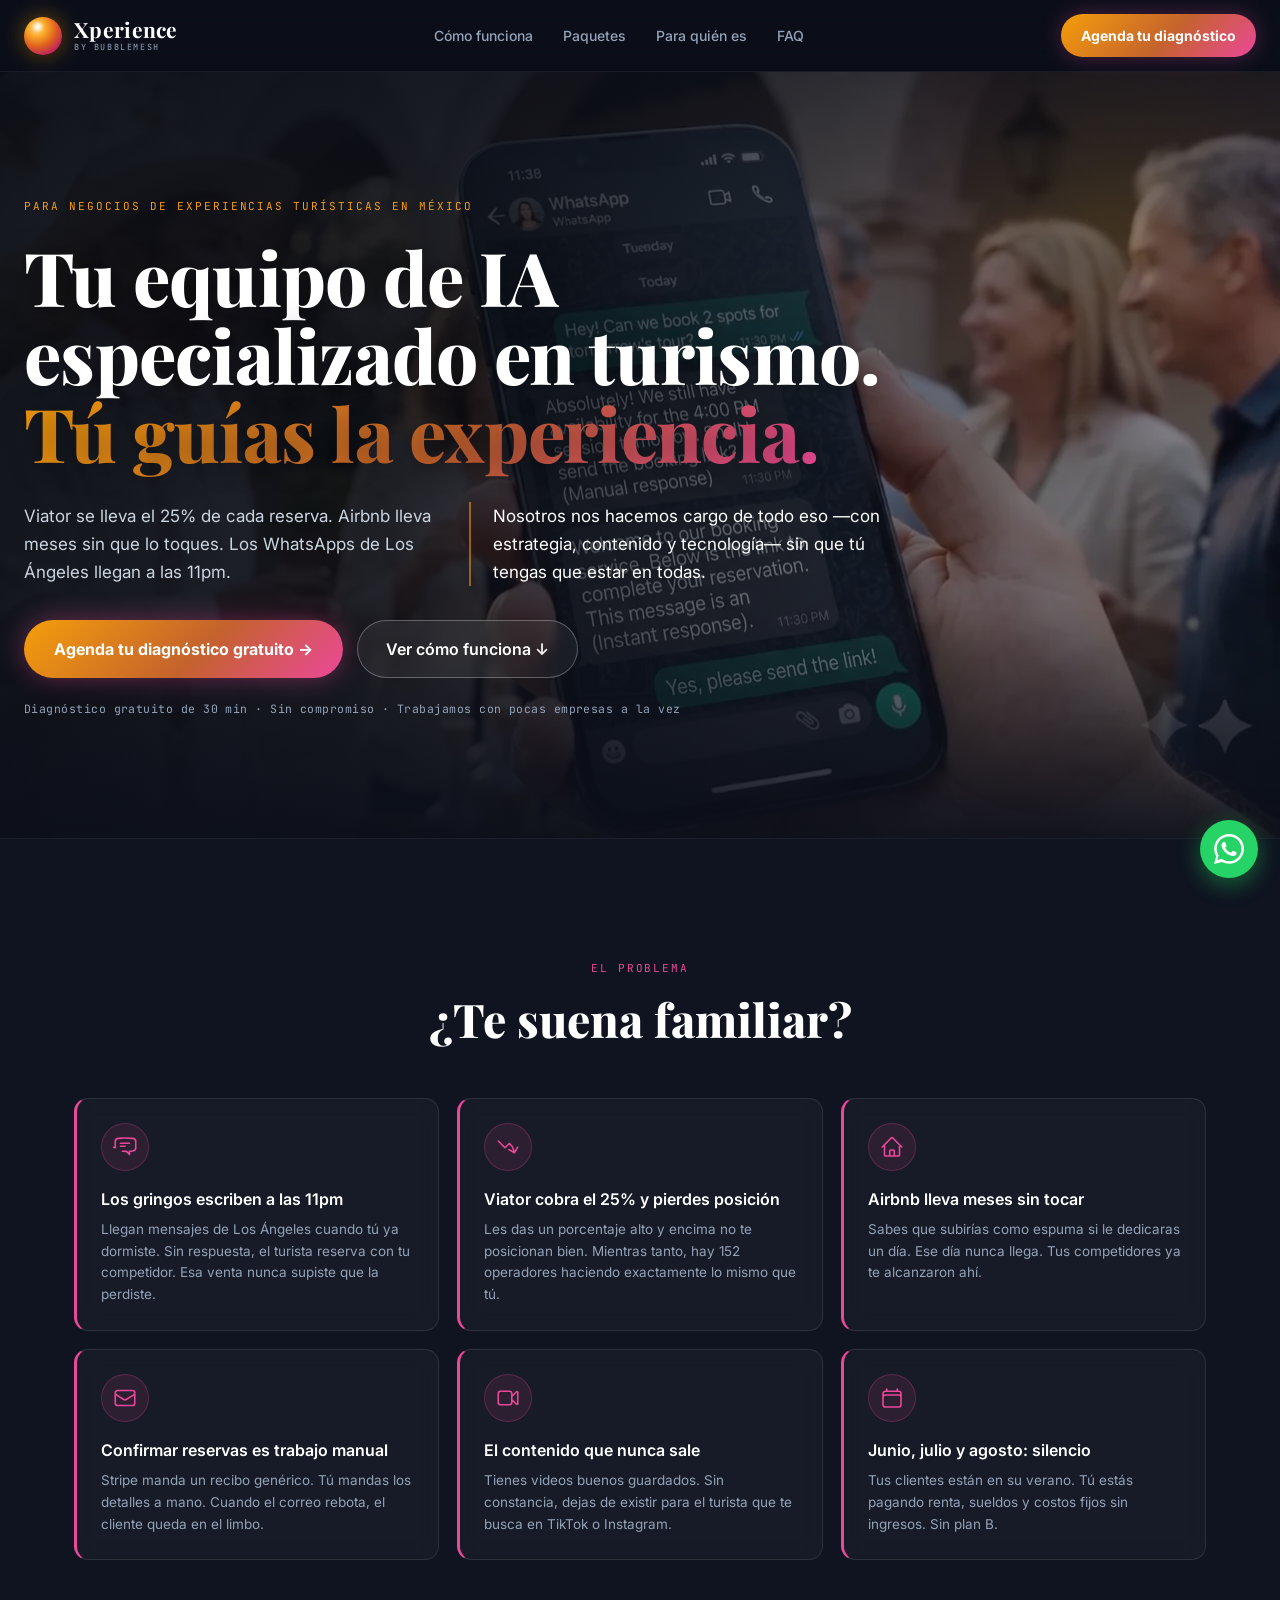
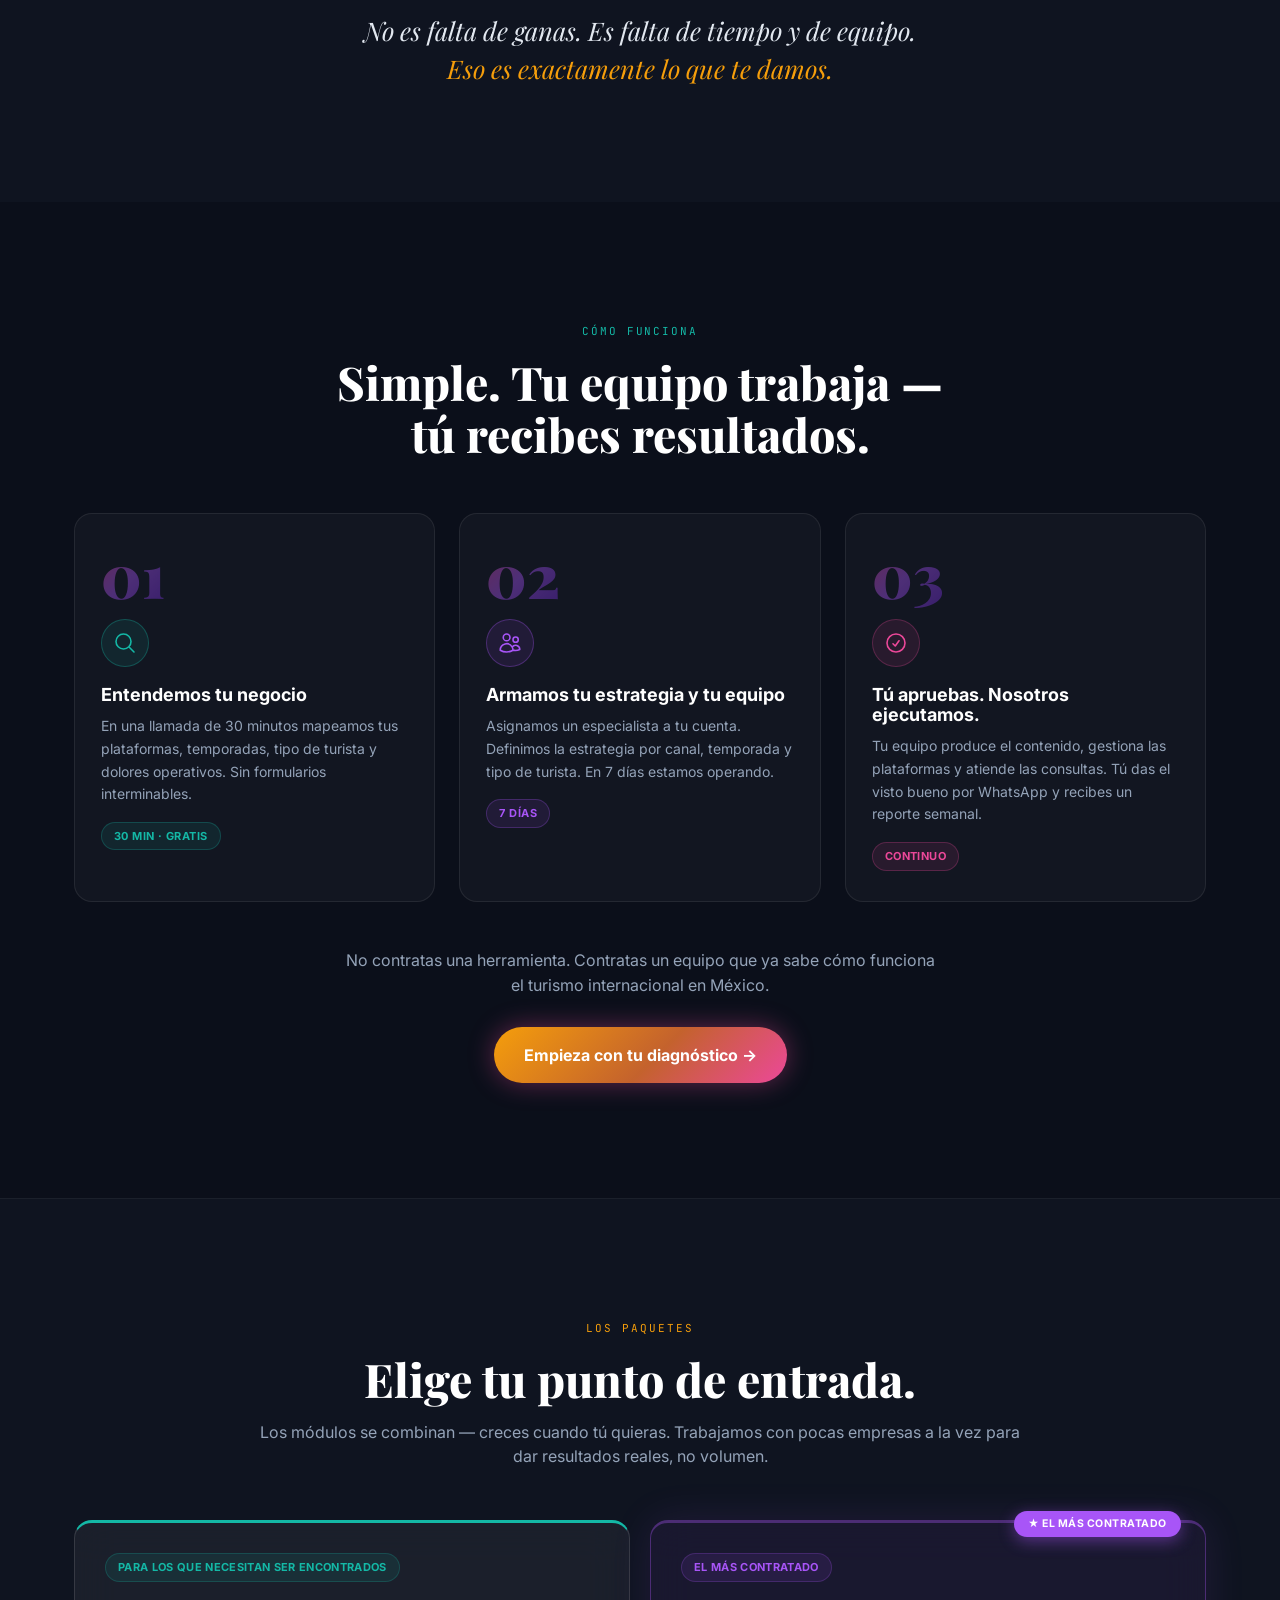
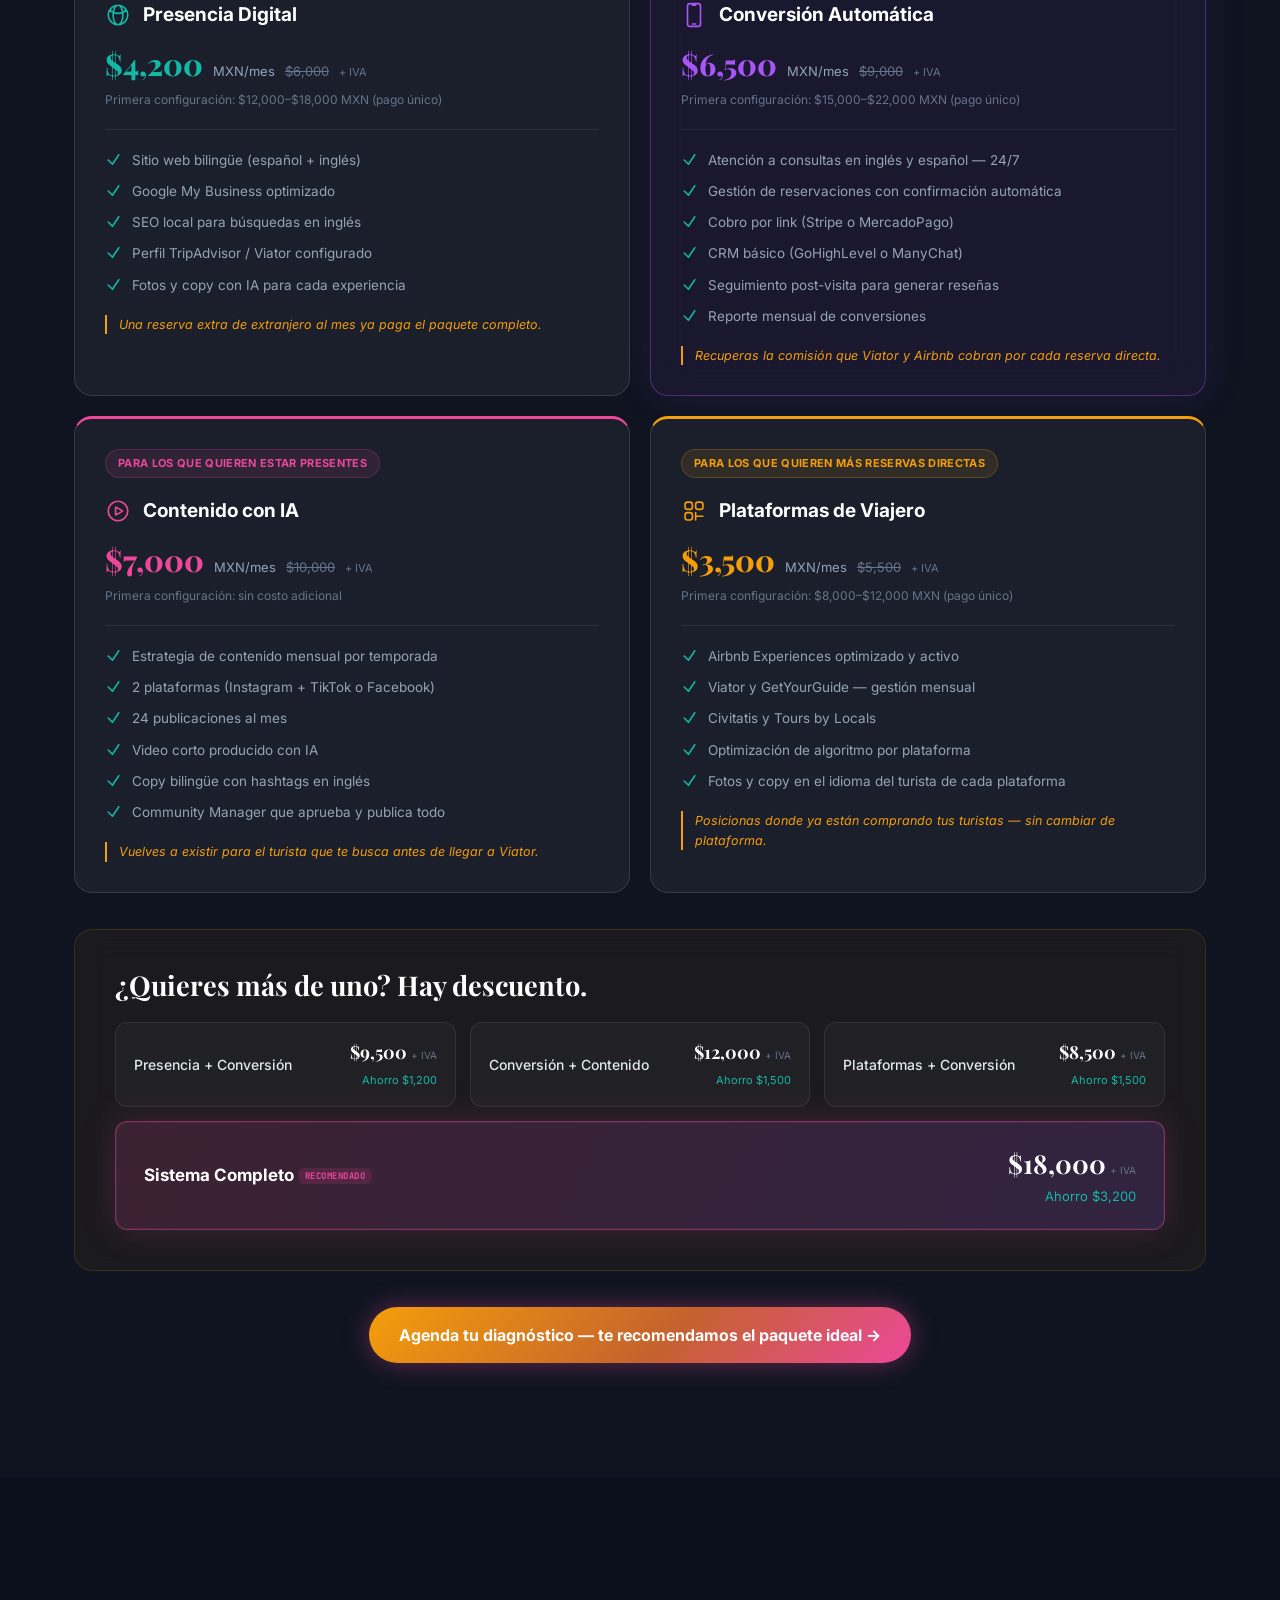
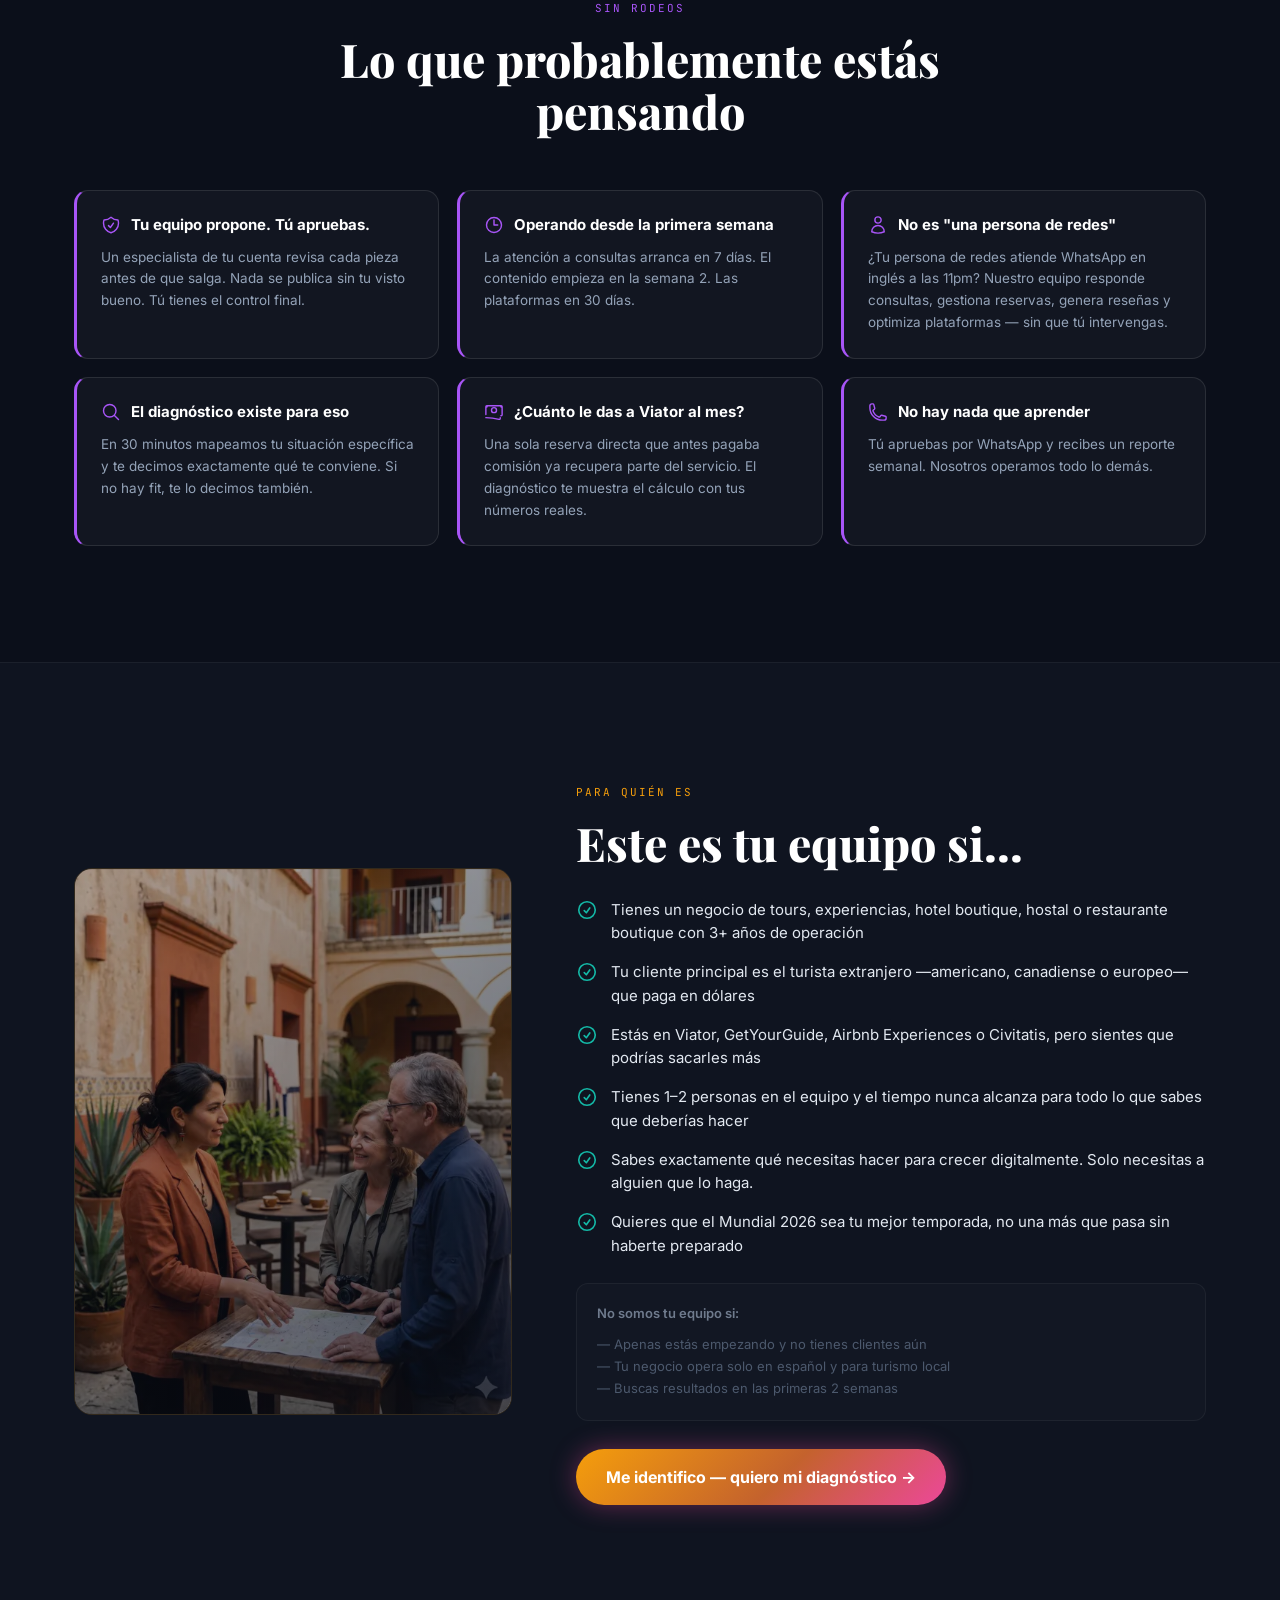
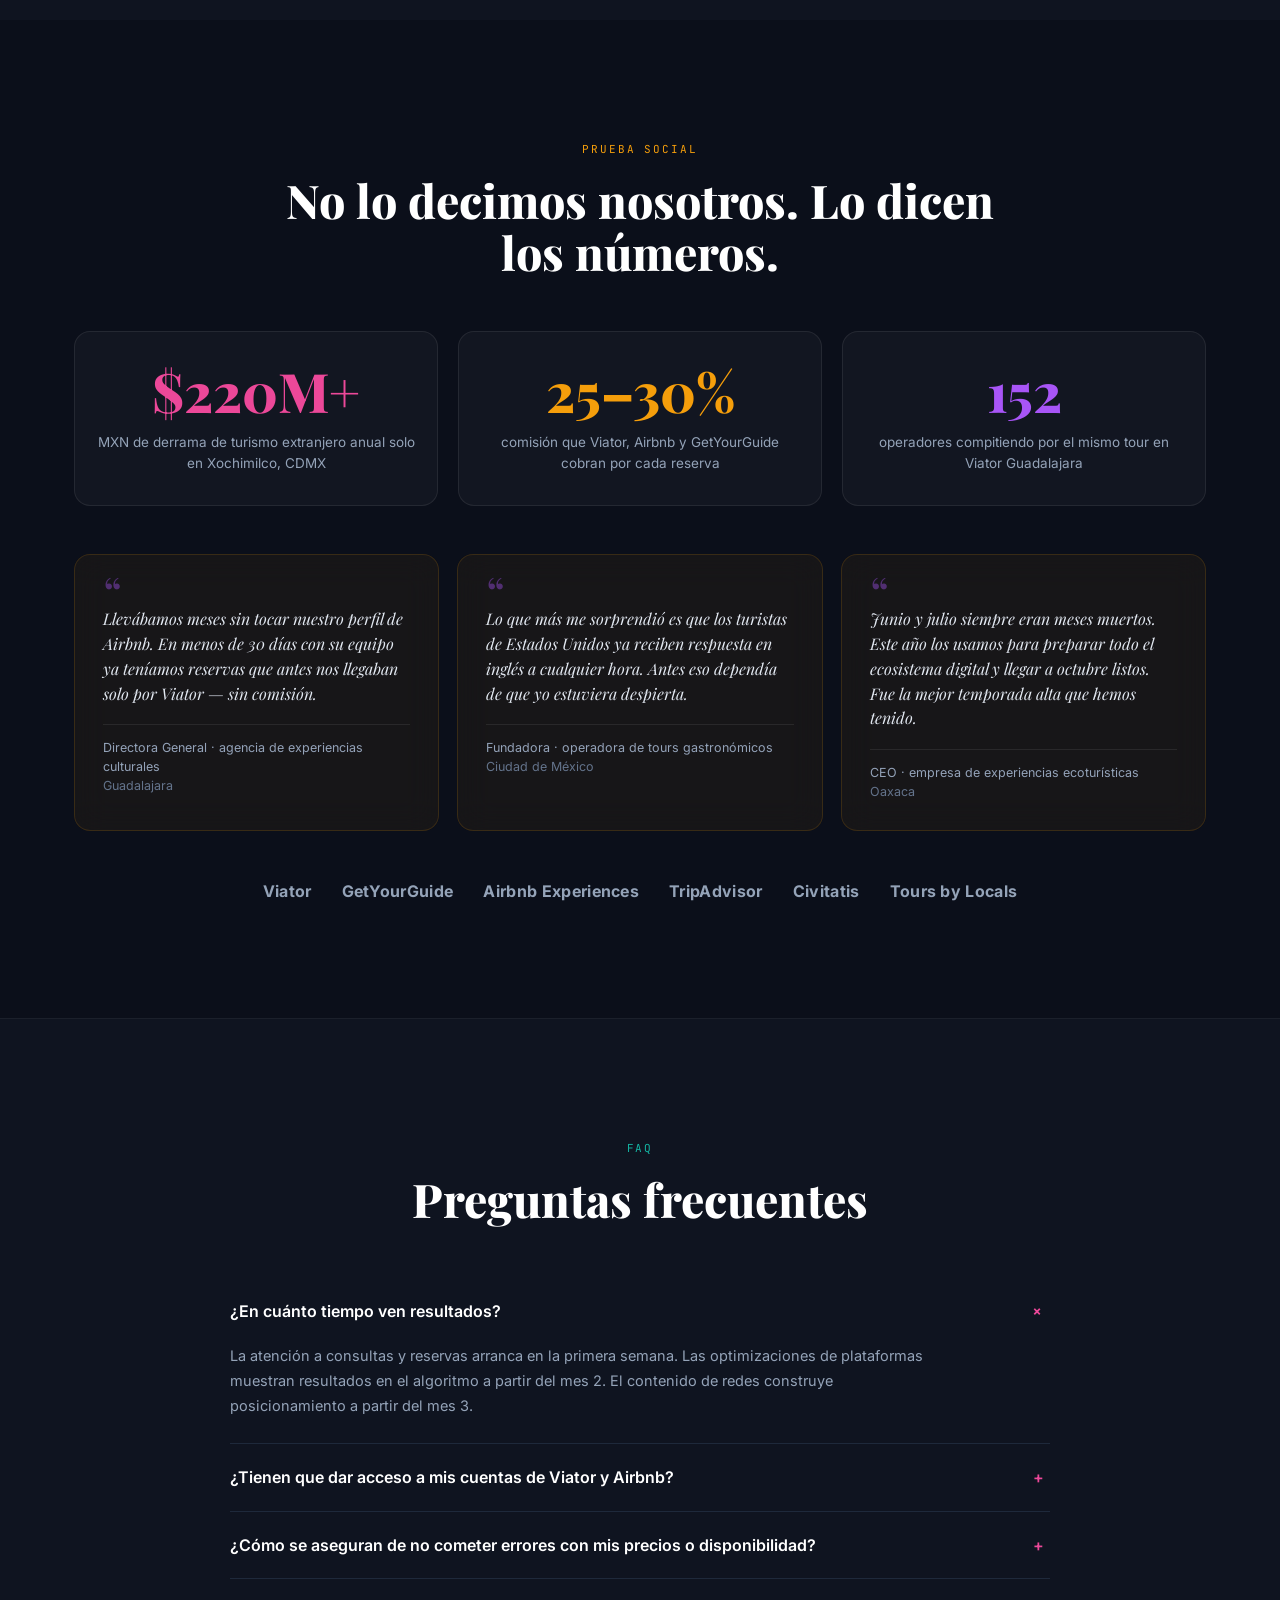
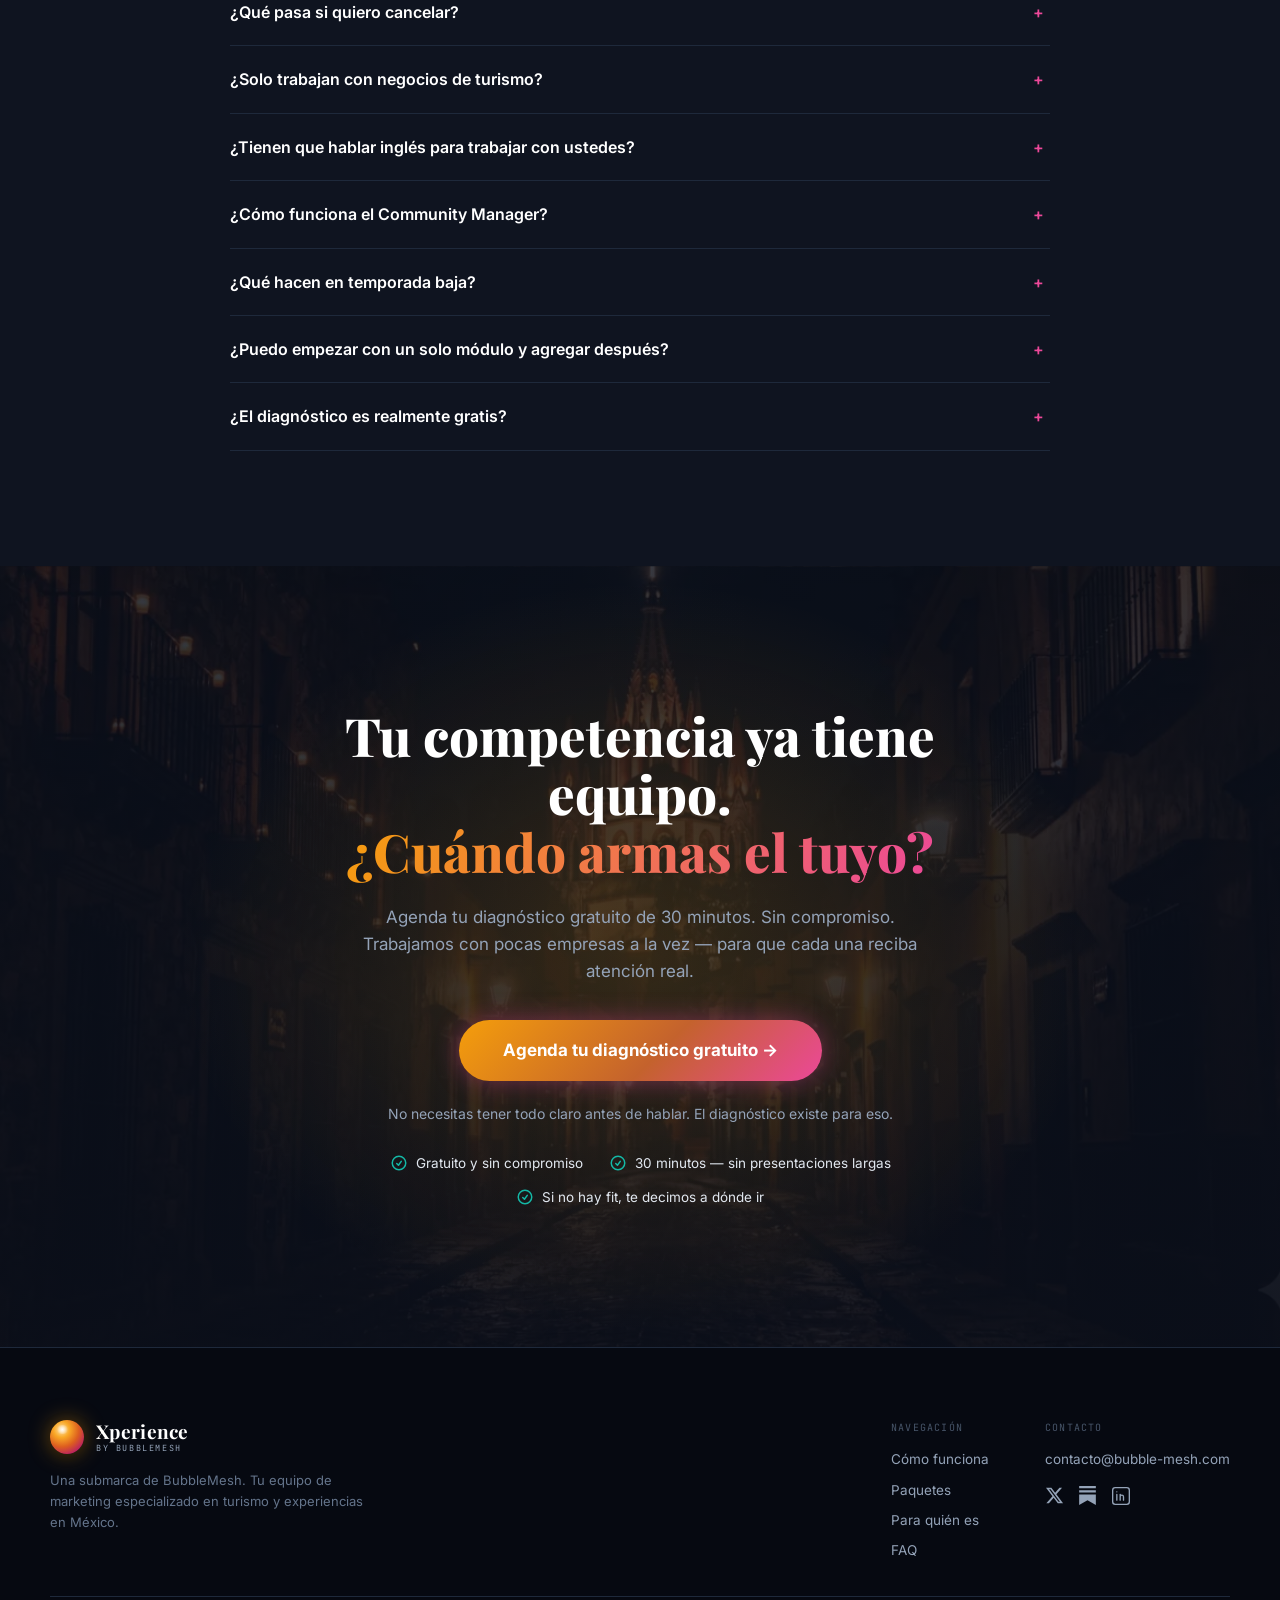
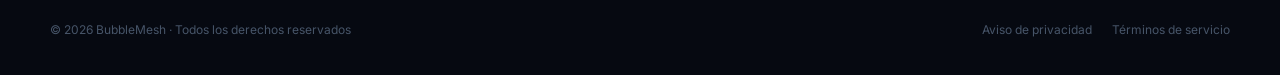
<file: index.html>
<!DOCTYPE html>
<html lang="es">
<head>
<meta charset="utf-8">
<meta name="viewport" content="width=device-width, initial-scale=1">
<meta name="theme-color" content="#0B0F1A">

<!-- ===== SEO primario ===== -->
<title>BubbleMesh Xperience — Tu equipo de marketing para experiencias turísticas en México</title>
<meta name="description" content="Equipo de marketing especializado en turismo que gestiona tu presencia digital, optimiza Viator, Airbnb y GetYourGuide, y convierte turistas extranjeros — mientras tú guías la experiencia. Diagnóstico gratuito de 30 min.">
<meta name="keywords" content="marketing turismo México, agencia marketing experiencias turísticas, optimizar Viator Airbnb, presencia digital turismo, gestión redes sociales turismo, marketing receptivo México, Mundial 2026 turismo">
<meta name="author" content="BubbleMesh">
<meta name="robots" content="index, follow, max-image-preview:large">
<link rel="canonical" href="https://xperience.bubble-mesh.com/">

<!-- ===== Open Graph ===== -->
<meta property="og:type" content="website">
<meta property="og:site_name" content="BubbleMesh Xperience">
<meta property="og:title" content="BubbleMesh Xperience — Tu equipo de marketing en turismo">
<meta property="og:description" content="Gestionamos tu presencia digital, tus plataformas y tu conversión. Tú guías la experiencia. Diagnóstico gratuito de 30 minutos.">
<meta property="og:url" content="https://xperience.bubble-mesh.com/">
<meta property="og:locale" content="es_MX">
<meta property="og:image" content="https://xperience.bubble-mesh.com/assets/img/og-image.jpg">
<meta property="og:image:width" content="1200">
<meta property="og:image:height" content="630">
<meta property="og:image:alt" content="Turistas extranjeros disfrutando una experiencia en México">

<!-- ===== Twitter ===== -->
<meta name="twitter:card" content="summary_large_image">
<meta name="twitter:title" content="BubbleMesh Xperience — Tu equipo de marketing en turismo">
<meta name="twitter:description" content="Gestionamos tu presencia digital, tus plataformas y tu conversión. Tú guías la experiencia.">
<meta name="twitter:image" content="https://xperience.bubble-mesh.com/assets/img/og-image.jpg">

<!-- ===== Iconos ===== -->
<link rel="icon" href="favicon.svg" type="image/svg+xml">
<link rel="icon" href="favicon-32.png" sizes="32x32" type="image/png">
<link rel="apple-touch-icon" href="assets/logo/apple-touch-icon.png">
<link rel="manifest" href="site.webmanifest">

<!-- ===== Fuentes ===== -->
<link rel="preconnect" href="https://fonts.googleapis.com">
<link rel="preconnect" href="https://fonts.gstatic.com" crossorigin>
<link href="https://fonts.googleapis.com/css2?family=Playfair+Display:ital,wght@0,700;0,800;0,900;1,700&family=Inter:wght@400;500;600;700;800&family=JetBrains+Mono:wght@400;500&display=swap" rel="stylesheet">

<link rel="stylesheet" href="css/styles.css">

<!-- ===== Datos estructurados (JSON-LD) ===== -->
<script type="application/ld+json">
{
  "@context": "https://schema.org",
  "@type": "ProfessionalService",
  "name": "BubbleMesh Xperience",
  "description": "Equipo de marketing especializado en turismo, experiencias y entretenimiento en México. Gestión de presencia digital, plataformas de viajero (Viator, Airbnb, GetYourGuide) y conversión.",
  "url": "https://xperience.bubble-mesh.com/",
  "logo": "https://xperience.bubble-mesh.com/assets/logo/logo-xperience.png",
  "image": "https://xperience.bubble-mesh.com/assets/img/og-image.jpg",
  "email": "contacto@bubble-mesh.com",
  "parentOrganization": { "@type": "Organization", "name": "BubbleMesh" },
  "areaServed": { "@type": "Country", "name": "México" },
  "knowsLanguage": ["es", "en"],
  "serviceType": "Marketing digital para turismo y experiencias",
  "offers": [
    { "@type": "Offer", "name": "Presencia Digital", "price": "4200", "priceCurrency": "MXN" },
    { "@type": "Offer", "name": "Conversión Automática", "price": "6500", "priceCurrency": "MXN" },
    { "@type": "Offer", "name": "Contenido con IA", "price": "7000", "priceCurrency": "MXN" },
    { "@type": "Offer", "name": "Plataformas de Viajero", "price": "3500", "priceCurrency": "MXN" }
  ]
}
</script>
<script type="application/ld+json">
{
  "@context": "https://schema.org",
  "@type": "FAQPage",
  "mainEntity": [
    {"@type":"Question","name":"¿En cuánto tiempo ven resultados?","acceptedAnswer":{"@type":"Answer","text":"La atención a consultas y reservas arranca en la primera semana. Las optimizaciones de plataformas muestran resultados en el algoritmo a partir del mes 2. El contenido de redes construye posicionamiento a partir del mes 3."}},
    {"@type":"Question","name":"¿Tienen que dar acceso a mis cuentas de Viator y Airbnb?","acceptedAnswer":{"@type":"Answer","text":"Sí. Necesitamos acceso editor a las plataformas donde operamos. Nunca compartimos credenciales con terceros y firmamos un acuerdo de confidencialidad antes de empezar."}},
    {"@type":"Question","name":"¿Cómo se aseguran de no cometer errores con mis precios o disponibilidad?","acceptedAnswer":{"@type":"Answer","text":"Tu especialista de cuenta trabaja con la información que tú nos das y valida contigo cualquier cambio de precio o disponibilidad antes de publicarlo. Nada cambia sin tu aprobación."}},
    {"@type":"Question","name":"¿Qué pasa si quiero cancelar?","acceptedAnswer":{"@type":"Answer","text":"El piloto tiene contrato mínimo de 3 meses. Después, puedes pausar o cancelar con 30 días de aviso. La primera configuración no es reembolsable."}},
    {"@type":"Question","name":"¿Solo trabajan con negocios de turismo?","acceptedAnswer":{"@type":"Answer","text":"BubbleMesh Xperience está especializado en turismo, experiencias y entretenimiento. Para otros sectores existe BubbleMesh (la plataforma madre)."}},
    {"@type":"Question","name":"¿Tienen que hablar inglés para trabajar con ustedes?","acceptedAnswer":{"@type":"Answer","text":"No. Tú operas todo en español. Nuestro equipo se comunica con tus turistas en inglés — o en el idioma que llegue."}},
    {"@type":"Question","name":"¿Cómo funciona el Community Manager?","acceptedAnswer":{"@type":"Answer","text":"Cada cuenta tiene un CM asignado que produce y revisa el contenido antes de publicar, atiende las consultas que requieren criterio humano, y manda un reporte semanal por WhatsApp."}},
    {"@type":"Question","name":"¿Qué hacen en temporada baja?","acceptedAnswer":{"@type":"Answer","text":"La temporada baja es cuando más se construye. En jun–ago optimizamos plataformas, producimos banco de contenido para el pico de octubre, y si quieres te ayudamos a diseñar y vender tu estrategia de experiencias corporativas."}},
    {"@type":"Question","name":"¿Puedo empezar con un solo módulo y agregar después?","acceptedAnswer":{"@type":"Answer","text":"Sí. Los módulos son independientes y combinables. La mayoría de clientes empieza con Conversión y agrega Contenido al mes 2 cuando ven resultados."}},
    {"@type":"Question","name":"¿El diagnóstico es realmente gratis?","acceptedAnswer":{"@type":"Answer","text":"Sí. 30 minutos de llamada donde mapeamos tu situación. Si hay fit, te presentamos una propuesta. Si no hay fit, te decimos a qué herramienta o equipo acudir. Sin presión."}}
  ]
}
</script>
</head>
<body>

<a href="#como-funciona" class="skip-link" style="position:absolute;left:-9999px;">Saltar al contenido</a>

<!-- ░░░░░ NAV ░░░░░ -->
<nav class="nav" aria-label="Navegación principal">
  <div class="nav__inner">
    <a href="#top" class="brand" aria-label="BubbleMesh Xperience — inicio">
      <span class="bubble" aria-hidden="true"></span>
      <span class="brand__text">
        <span class="brand__name">Xperience</span>
        <span class="brand__by">by BubbleMesh</span>
      </span>
    </a>
    <div class="nav__links">
      <a href="#como-funciona">Cómo funciona</a>
      <a href="#paquetes">Paquetes</a>
      <a href="#para-quien">Para quién es</a>
      <a href="#faq">FAQ</a>
    </div>
    <a href="https://calendar.google.com/calendar/u/0/appointments/AcZssZ1mmizXlv0znnmEOba53e4UvM7l3gF_JAj63CE=" target="_blank" rel="noopener" class="nav-cta" data-cta="nav">Agenda tu diagnóstico</a>
    <button class="nav__toggle" id="navToggle" aria-label="Abrir menú" aria-expanded="false" aria-controls="navDrawer">
      <svg width="24" height="24" viewBox="0 0 24 24" fill="none" stroke-width="2" stroke-linecap="round"><path d="M4 7h16M4 12h16M4 17h16"/></svg>
    </button>
  </div>
</nav>

<!-- Drawer móvil -->
<div class="nav__backdrop" id="navBackdrop"></div>
<aside class="nav__drawer-panel" id="navDrawer" aria-label="Menú móvil">
  <button class="nav__drawer-close" id="navClose" aria-label="Cerrar menú">
    <svg width="26" height="26" viewBox="0 0 24 24" fill="none" stroke="currentColor" stroke-width="2" stroke-linecap="round"><path d="M6 6l12 12M18 6L6 18"/></svg>
  </button>
  <a href="#como-funciona">Cómo funciona</a>
  <a href="#paquetes">Paquetes</a>
  <a href="#para-quien">Para quién es</a>
  <a href="#faq">FAQ</a>
  <a href="https://calendar.google.com/calendar/u/0/appointments/AcZssZ1mmizXlv0znnmEOba53e4UvM7l3gF_JAj63CE=" target="_blank" rel="noopener" class="nav-cta" data-cta="drawer">Agenda tu diagnóstico</a>
</aside>

<!-- ░░░░░ HERO ░░░░░ -->
<header id="top" class="hero">
  <div class="hero__bgfallback" style="background-image:url('assets/img/hero-1280.webp');"></div>
  <video class="hero__video" autoplay muted loop playsinline aria-hidden="true" poster="assets/img/hero-1280.webp">
    <source src="assets/video/hero.mp4" type="video/mp4">
  </video>
  <div class="hero__glow" aria-hidden="true"></div>
  <div class="hero__overlay" aria-hidden="true"></div>
  <div class="hero__overlay2" aria-hidden="true"></div>
  <div class="hero__content">
    <div class="hero__inner">
      <span class="kicker">Para negocios de experiencias turísticas en México</span>
      <h1>Tu equipo de IA especializado en turismo. <span class="grad-text">Tú guías la experiencia.</span></h1>
      <div class="hero__sub">
        <p>Viator se lleva el 25% de cada reserva. Airbnb lleva meses sin que lo toques. Los WhatsApps de Los Ángeles llegan a las 11pm.</p>
        <p class="accent">Nosotros nos hacemos cargo de todo eso —con estrategia, contenido y tecnología— sin que tú tengas que estar en todas.</p>
      </div>
      <div class="hero__actions">
        <a href="https://calendar.google.com/calendar/u/0/appointments/AcZssZ1mmizXlv0znnmEOba53e4UvM7l3gF_JAj63CE=" target="_blank" rel="noopener" class="btn btn--primary" data-cta="hero">Agenda tu diagnóstico gratuito&nbsp;→</a>
        <a href="#como-funciona" class="btn btn--ghost">Ver cómo funciona&nbsp;↓</a>
      </div>
      <p class="hero__trust">Diagnóstico gratuito de 30 min · Sin compromiso · Trabajamos con pocas empresas a la vez</p>
    </div>
  </div>
</header>

<!-- ░░░░░ S2 · PROBLEMA ░░░░░ -->
<section class="section section--warm">
  <div class="container">
    <div class="section-head reveal">
      <span class="kicker" style="color:var(--magenta)">El problema</span>
      <h2>¿Te suena familiar?</h2>
    </div>
    <div class="grid-auto">
      <article class="pain-card reveal">
        <span class="icon-circle" aria-hidden="true"><svg width="24" height="24" viewBox="0 0 24 24" fill="none" stroke="#EC4899" stroke-width="1.6" stroke-linecap="round" stroke-linejoin="round"><path d="M7.5 8.25h9m-9 3H12m-9.75 1.5a8.967 8.967 0 0 1-2.312-.523M2.25 12.76V6.6c0-1.62 1.15-3.02 2.76-3.24A48.4 48.4 0 0 1 12 3c2.65 0 5.25.18 7.99.36 1.61.22 2.76 1.63 2.76 3.24v6.16c0 1.62-1.15 3.02-2.76 3.24a49 49 0 0 1-3.49.32v3.09l-3-3c-1.35 0-2.69-.05-4.02-.16"/></svg></span>
        <h3>Los gringos escriben a las 11pm</h3>
        <p>Llegan mensajes de Los Ángeles cuando tú ya dormiste. Sin respuesta, el turista reserva con tu competidor. Esa venta nunca supiste que la perdiste.</p>
      </article>
      <article class="pain-card reveal">
        <span class="icon-circle" aria-hidden="true"><svg width="24" height="24" viewBox="0 0 24 24" fill="none" stroke="#EC4899" stroke-width="1.6" stroke-linecap="round" stroke-linejoin="round"><path d="M2.25 6 9 12.75l4.286-4.286a11.95 11.95 0 0 1 4.306 6.43l.776 2.898m0 0 3.182-5.511m-3.182 5.51-5.511-3.181"/></svg></span>
        <h3>Viator cobra el 25% y pierdes posición</h3>
        <p>Les das un porcentaje alto y encima no te posicionan bien. Mientras tanto, hay 152 operadores haciendo exactamente lo mismo que tú.</p>
      </article>
      <article class="pain-card reveal">
        <span class="icon-circle" aria-hidden="true"><svg width="24" height="24" viewBox="0 0 24 24" fill="none" stroke="#EC4899" stroke-width="1.6" stroke-linecap="round" stroke-linejoin="round"><path d="m2.25 12 8.954-8.955c.44-.439 1.152-.439 1.591 0L21.75 12M4.5 9.75v10.125c0 .621.504 1.125 1.125 1.125H9.75v-4.875c0-.621.504-1.125 1.125-1.125h2.25c.621 0 1.125.504 1.125 1.125V21h4.125c.621 0 1.125-.504 1.125-1.125V9.75M8.25 21h8.25"/></svg></span>
        <h3>Airbnb lleva meses sin tocar</h3>
        <p>Sabes que subirías como espuma si le dedicaras un día. Ese día nunca llega. Tus competidores ya te alcanzaron ahí.</p>
      </article>
      <article class="pain-card reveal">
        <span class="icon-circle" aria-hidden="true"><svg width="24" height="24" viewBox="0 0 24 24" fill="none" stroke="#EC4899" stroke-width="1.6" stroke-linecap="round" stroke-linejoin="round"><path d="M21.75 6.75v10.5a2.25 2.25 0 0 1-2.25 2.25h-15a2.25 2.25 0 0 1-2.25-2.25V6.75m19.5 0A2.25 2.25 0 0 0 19.5 4.5h-15a2.25 2.25 0 0 0-2.25 2.25m19.5 0v.243a2.25 2.25 0 0 1-1.07 1.916l-7.5 4.615a2.25 2.25 0 0 1-2.36 0L3.32 8.91a2.25 2.25 0 0 1-1.07-1.916V6.75"/></svg></span>
        <h3>Confirmar reservas es trabajo manual</h3>
        <p>Stripe manda un recibo genérico. Tú mandas los detalles a mano. Cuando el correo rebota, el cliente queda en el limbo.</p>
      </article>
      <article class="pain-card reveal">
        <span class="icon-circle" aria-hidden="true"><svg width="24" height="24" viewBox="0 0 24 24" fill="none" stroke="#EC4899" stroke-width="1.6" stroke-linecap="round" stroke-linejoin="round"><path d="m15.75 10.5 4.72-4.72a.75.75 0 0 1 1.28.53v11.38a.75.75 0 0 1-1.28.53l-4.72-4.72M4.5 18.75h9a2.25 2.25 0 0 0 2.25-2.25v-9a2.25 2.25 0 0 0-2.25-2.25h-9A2.25 2.25 0 0 0 2.25 7.5v9a2.25 2.25 0 0 0 2.25 2.25Z"/></svg></span>
        <h3>El contenido que nunca sale</h3>
        <p>Tienes videos buenos guardados. Sin constancia, dejas de existir para el turista que te busca en TikTok o Instagram.</p>
      </article>
      <article class="pain-card reveal">
        <span class="icon-circle" aria-hidden="true"><svg width="24" height="24" viewBox="0 0 24 24" fill="none" stroke="#EC4899" stroke-width="1.6" stroke-linecap="round" stroke-linejoin="round"><path d="M6.75 3v2.25M17.25 3v2.25M3 18.75V7.5a2.25 2.25 0 0 1 2.25-2.25h13.5A2.25 2.25 0 0 1 21 7.5v11.25m-18 0A2.25 2.25 0 0 0 5.25 21h13.5A2.25 2.25 0 0 0 21 18.75m-18 0v-7.5A2.25 2.25 0 0 1 5.25 9h13.5A2.25 2.25 0 0 1 21 11.25v7.5"/></svg></span>
        <h3>Junio, julio y agosto: silencio</h3>
        <p>Tus clientes están en su verano. Tú estás pagando renta, sueldos y costos fijos sin ingresos. Sin plan B.</p>
      </article>
    </div>
    <p class="transition-line reveal">No es falta de ganas. Es falta de tiempo y de equipo.<br><span>Eso es exactamente lo que te damos.</span></p>
  </div>
</section>

<!-- ░░░░░ S3 · CÓMO FUNCIONA ░░░░░ -->
<section id="como-funciona" class="section section--base">
  <div class="container">
    <div class="section-head reveal">
      <span class="kicker" style="color:var(--teal)">Cómo funciona</span>
      <h2>Simple. Tu equipo trabaja —<br>tú recibes resultados.</h2>
    </div>
    <div class="steps">
      <article class="step reveal">
        <span class="step__num">01</span>
        <span class="icon-circle teal" aria-hidden="true"><svg width="24" height="24" viewBox="0 0 24 24" fill="none" stroke="#14B8A6" stroke-width="1.6" stroke-linecap="round" stroke-linejoin="round"><path d="m21 21-5.197-5.197m0 0A7.5 7.5 0 1 0 5.196 5.196a7.5 7.5 0 0 0 10.607 10.607Z"/></svg></span>
        <h3>Entendemos tu negocio</h3>
        <p>En una llamada de 30 minutos mapeamos tus plataformas, temporadas, tipo de turista y dolores operativos. Sin formularios interminables.</p>
        <span class="badge teal">30 MIN · GRATIS</span>
      </article>
      <article class="step reveal">
        <span class="step__num">02</span>
        <span class="icon-circle violet" aria-hidden="true"><svg width="24" height="24" viewBox="0 0 24 24" fill="none" stroke="#A855F7" stroke-width="1.6" stroke-linecap="round" stroke-linejoin="round"><path d="M15 19.128a9.38 9.38 0 0 0 2.625.372 9.337 9.337 0 0 0 4.121-.952 4.125 4.125 0 0 0-7.533-2.493M15 19.128v-.003c0-1.113-.285-2.16-.786-3.07M15 19.128v.106A12.318 12.318 0 0 1 8.624 21c-2.331 0-4.512-.645-6.374-1.766l-.001-.109a6.375 6.375 0 0 1 11.964-3.07M12 6.375a3.375 3.375 0 1 1-6.75 0 3.375 3.375 0 0 1 6.75 0Zm8.25 2.25a2.625 2.625 0 1 1-5.25 0 2.625 2.625 0 0 1 5.25 0Z"/></svg></span>
        <h3>Armamos tu estrategia y tu equipo</h3>
        <p>Asignamos un especialista a tu cuenta. Definimos la estrategia por canal, temporada y tipo de turista. En 7 días estamos operando.</p>
        <span class="badge violet">7 DÍAS</span>
      </article>
      <article class="step reveal">
        <span class="step__num">03</span>
        <span class="icon-circle" aria-hidden="true"><svg width="24" height="24" viewBox="0 0 24 24" fill="none" stroke="#EC4899" stroke-width="1.6" stroke-linecap="round" stroke-linejoin="round"><path d="M9 12.75 11.25 15 15 9.75M21 12a9 9 0 1 1-18 0 9 9 0 0 1 18 0Z"/></svg></span>
        <h3>Tú apruebas. Nosotros ejecutamos.</h3>
        <p>Tu equipo produce el contenido, gestiona las plataformas y atiende las consultas. Tú das el visto bueno por WhatsApp y recibes un reporte semanal.</p>
        <span class="badge magenta">CONTINUO</span>
      </article>
    </div>
    <p class="lead-center reveal">No contratas una herramienta. Contratas un equipo que ya sabe cómo funciona el turismo internacional en México.</p>
    <div class="cta-center reveal" style="margin-top:0">
      <a href="https://calendar.google.com/calendar/u/0/appointments/AcZssZ1mmizXlv0znnmEOba53e4UvM7l3gF_JAj63CE=" target="_blank" rel="noopener" class="btn btn--primary" data-cta="como-funciona">Empieza con tu diagnóstico&nbsp;→</a>
    </div>
  </div>
</section>

<!-- ░░░░░ S4 · PAQUETES ░░░░░ -->
<section id="paquetes" class="section section--warm">
  <div class="container">
    <div class="section-head reveal" style="max-width:780px">
      <span class="kicker" style="color:var(--amber)">Los paquetes</span>
      <h2>Elige tu punto de entrada.</h2>
      <p>Los módulos se combinan — creces cuando tú quieras. Trabajamos con pocas empresas a la vez para dar resultados reales, no volumen.</p>
    </div>
    <div class="pkg-grid">
      <!-- P1 -->
      <article class="pkg accent-teal reveal">
        <span class="pkg__tag">Para los que necesitan ser encontrados</span>
        <div class="pkg__head">
          <svg width="26" height="26" viewBox="0 0 24 24" fill="none" stroke="#14B8A6" stroke-width="1.5" stroke-linecap="round" stroke-linejoin="round" aria-hidden="true"><path d="M12 21a9 9 0 1 0 0-18 9 9 0 0 0 0 18Zm0 0c2.485 0 4.5-4.03 4.5-9S14.485 3 12 3m0 18c-2.485 0-4.5-4.03-4.5-9S9.515 3 12 3m-8.716 9.747A8.96 8.96 0 0 0 3 12c0-1.605.42-3.113 1.157-4.418m15.686 0A11.95 11.95 0 0 1 12 10.5c-2.998 0-5.74-1.1-7.843-2.918"/></svg>
          <h3>Presencia Digital</h3>
        </div>
        <div class="pkg__price"><span class="amount">$4,200</span><span class="per">MXN/mes</span><span class="old">$6,000</span><span class="tax">+ IVA</span></div>
        <p class="pkg__setup">Primera configuración: $12,000–$18,000 MXN (pago único)</p>
        <div class="pkg__rule"></div>
        <ul class="checklist">
          <li><svg width="17" height="17" viewBox="0 0 24 24" fill="none" stroke="#14B8A6" stroke-width="2.2" stroke-linecap="round" stroke-linejoin="round"><path d="m4.5 12.75 6 6 9-13.5"/></svg><span>Sitio web bilingüe (español + inglés)</span></li>
          <li><svg width="17" height="17" viewBox="0 0 24 24" fill="none" stroke="#14B8A6" stroke-width="2.2" stroke-linecap="round" stroke-linejoin="round"><path d="m4.5 12.75 6 6 9-13.5"/></svg><span>Google My Business optimizado</span></li>
          <li><svg width="17" height="17" viewBox="0 0 24 24" fill="none" stroke="#14B8A6" stroke-width="2.2" stroke-linecap="round" stroke-linejoin="round"><path d="m4.5 12.75 6 6 9-13.5"/></svg><span>SEO local para búsquedas en inglés</span></li>
          <li><svg width="17" height="17" viewBox="0 0 24 24" fill="none" stroke="#14B8A6" stroke-width="2.2" stroke-linecap="round" stroke-linejoin="round"><path d="m4.5 12.75 6 6 9-13.5"/></svg><span>Perfil TripAdvisor / Viator configurado</span></li>
          <li><svg width="17" height="17" viewBox="0 0 24 24" fill="none" stroke="#14B8A6" stroke-width="2.2" stroke-linecap="round" stroke-linejoin="round"><path d="m4.5 12.75 6 6 9-13.5"/></svg><span>Fotos y copy con IA para cada experiencia</span></li>
        </ul>
        <p class="pkg__roi">Una reserva extra de extranjero al mes ya paga el paquete completo.</p>
      </article>
      <!-- P2 -->
      <article class="pkg pkg--featured accent-violet reveal">
        <span class="pkg__ribbon">★ El más contratado</span>
        <span class="pkg__tag">El más contratado</span>
        <div class="pkg__head">
          <svg width="26" height="26" viewBox="0 0 24 24" fill="none" stroke="#A855F7" stroke-width="1.5" stroke-linecap="round" stroke-linejoin="round" aria-hidden="true"><path d="M10.5 1.5H8.25A2.25 2.25 0 0 0 6 3.75v16.5a2.25 2.25 0 0 0 2.25 2.25h7.5A2.25 2.25 0 0 0 18 20.25V3.75a2.25 2.25 0 0 0-2.25-2.25H13.5m-3 0V3h3V1.5m-3 0h3m-3 18.75h3"/></svg>
          <h3>Conversión Automática</h3>
        </div>
        <div class="pkg__price"><span class="amount">$6,500</span><span class="per">MXN/mes</span><span class="old">$9,000</span><span class="tax">+ IVA</span></div>
        <p class="pkg__setup">Primera configuración: $15,000–$22,000 MXN (pago único)</p>
        <div class="pkg__rule"></div>
        <ul class="checklist">
          <li><svg width="17" height="17" viewBox="0 0 24 24" fill="none" stroke="#14B8A6" stroke-width="2.2" stroke-linecap="round" stroke-linejoin="round"><path d="m4.5 12.75 6 6 9-13.5"/></svg><span>Atención a consultas en inglés y español — 24/7</span></li>
          <li><svg width="17" height="17" viewBox="0 0 24 24" fill="none" stroke="#14B8A6" stroke-width="2.2" stroke-linecap="round" stroke-linejoin="round"><path d="m4.5 12.75 6 6 9-13.5"/></svg><span>Gestión de reservaciones con confirmación automática</span></li>
          <li><svg width="17" height="17" viewBox="0 0 24 24" fill="none" stroke="#14B8A6" stroke-width="2.2" stroke-linecap="round" stroke-linejoin="round"><path d="m4.5 12.75 6 6 9-13.5"/></svg><span>Cobro por link (Stripe o MercadoPago)</span></li>
          <li><svg width="17" height="17" viewBox="0 0 24 24" fill="none" stroke="#14B8A6" stroke-width="2.2" stroke-linecap="round" stroke-linejoin="round"><path d="m4.5 12.75 6 6 9-13.5"/></svg><span>CRM básico (GoHighLevel o ManyChat)</span></li>
          <li><svg width="17" height="17" viewBox="0 0 24 24" fill="none" stroke="#14B8A6" stroke-width="2.2" stroke-linecap="round" stroke-linejoin="round"><path d="m4.5 12.75 6 6 9-13.5"/></svg><span>Seguimiento post-visita para generar reseñas</span></li>
          <li><svg width="17" height="17" viewBox="0 0 24 24" fill="none" stroke="#14B8A6" stroke-width="2.2" stroke-linecap="round" stroke-linejoin="round"><path d="m4.5 12.75 6 6 9-13.5"/></svg><span>Reporte mensual de conversiones</span></li>
        </ul>
        <p class="pkg__roi">Recuperas la comisión que Viator y Airbnb cobran por cada reserva directa.</p>
      </article>
      <!-- P3 -->
      <article class="pkg accent-magenta reveal">
        <span class="pkg__tag">Para los que quieren estar presentes</span>
        <div class="pkg__head">
          <svg width="26" height="26" viewBox="0 0 24 24" fill="none" stroke="#EC4899" stroke-width="1.5" stroke-linecap="round" stroke-linejoin="round" aria-hidden="true"><path d="M21 12a9 9 0 1 1-18 0 9 9 0 0 1 18 0Z"/><path d="M15.91 11.672a.375.375 0 0 1 0 .656l-5.603 3.113a.375.375 0 0 1-.557-.328V8.887c0-.286.307-.466.557-.327l5.603 3.112Z"/></svg>
          <h3>Contenido con IA</h3>
        </div>
        <div class="pkg__price"><span class="amount">$7,000</span><span class="per">MXN/mes</span><span class="old">$10,000</span><span class="tax">+ IVA</span></div>
        <p class="pkg__setup">Primera configuración: sin costo adicional</p>
        <div class="pkg__rule"></div>
        <ul class="checklist">
          <li><svg width="17" height="17" viewBox="0 0 24 24" fill="none" stroke="#14B8A6" stroke-width="2.2" stroke-linecap="round" stroke-linejoin="round"><path d="m4.5 12.75 6 6 9-13.5"/></svg><span>Estrategia de contenido mensual por temporada</span></li>
          <li><svg width="17" height="17" viewBox="0 0 24 24" fill="none" stroke="#14B8A6" stroke-width="2.2" stroke-linecap="round" stroke-linejoin="round"><path d="m4.5 12.75 6 6 9-13.5"/></svg><span>2 plataformas (Instagram + TikTok o Facebook)</span></li>
          <li><svg width="17" height="17" viewBox="0 0 24 24" fill="none" stroke="#14B8A6" stroke-width="2.2" stroke-linecap="round" stroke-linejoin="round"><path d="m4.5 12.75 6 6 9-13.5"/></svg><span>24 publicaciones al mes</span></li>
          <li><svg width="17" height="17" viewBox="0 0 24 24" fill="none" stroke="#14B8A6" stroke-width="2.2" stroke-linecap="round" stroke-linejoin="round"><path d="m4.5 12.75 6 6 9-13.5"/></svg><span>Video corto producido con IA</span></li>
          <li><svg width="17" height="17" viewBox="0 0 24 24" fill="none" stroke="#14B8A6" stroke-width="2.2" stroke-linecap="round" stroke-linejoin="round"><path d="m4.5 12.75 6 6 9-13.5"/></svg><span>Copy bilingüe con hashtags en inglés</span></li>
          <li><svg width="17" height="17" viewBox="0 0 24 24" fill="none" stroke="#14B8A6" stroke-width="2.2" stroke-linecap="round" stroke-linejoin="round"><path d="m4.5 12.75 6 6 9-13.5"/></svg><span>Community Manager que aprueba y publica todo</span></li>
        </ul>
        <p class="pkg__roi">Vuelves a existir para el turista que te busca antes de llegar a Viator.</p>
      </article>
      <!-- P4 -->
      <article class="pkg accent-amber reveal">
        <span class="pkg__tag">Para los que quieren más reservas directas</span>
        <div class="pkg__head">
          <svg width="26" height="26" viewBox="0 0 24 24" fill="none" stroke="#F59E0B" stroke-width="1.5" stroke-linecap="round" stroke-linejoin="round" aria-hidden="true"><path d="M13.5 16.875h6.75m-6.75 0V13.5m0 3.375v3.375M6 10.5h2.25a2.25 2.25 0 0 0 2.25-2.25V6a2.25 2.25 0 0 0-2.25-2.25H6A2.25 2.25 0 0 0 3.75 6v2.25A2.25 2.25 0 0 0 6 10.5Zm0 9.75h2.25A2.25 2.25 0 0 0 10.5 18v-2.25a2.25 2.25 0 0 0-2.25-2.25H6a2.25 2.25 0 0 0-2.25 2.25V18A2.25 2.25 0 0 0 6 20.25Zm9.75-9.75H18a2.25 2.25 0 0 0 2.25-2.25V6A2.25 2.25 0 0 0 18 3.75h-2.25A2.25 2.25 0 0 0 13.5 6v2.25a2.25 2.25 0 0 0 2.25 2.25Z"/></svg>
          <h3>Plataformas de Viajero</h3>
        </div>
        <div class="pkg__price"><span class="amount">$3,500</span><span class="per">MXN/mes</span><span class="old">$5,500</span><span class="tax">+ IVA</span></div>
        <p class="pkg__setup">Primera configuración: $8,000–$12,000 MXN (pago único)</p>
        <div class="pkg__rule"></div>
        <ul class="checklist">
          <li><svg width="17" height="17" viewBox="0 0 24 24" fill="none" stroke="#14B8A6" stroke-width="2.2" stroke-linecap="round" stroke-linejoin="round"><path d="m4.5 12.75 6 6 9-13.5"/></svg><span>Airbnb Experiences optimizado y activo</span></li>
          <li><svg width="17" height="17" viewBox="0 0 24 24" fill="none" stroke="#14B8A6" stroke-width="2.2" stroke-linecap="round" stroke-linejoin="round"><path d="m4.5 12.75 6 6 9-13.5"/></svg><span>Viator y GetYourGuide — gestión mensual</span></li>
          <li><svg width="17" height="17" viewBox="0 0 24 24" fill="none" stroke="#14B8A6" stroke-width="2.2" stroke-linecap="round" stroke-linejoin="round"><path d="m4.5 12.75 6 6 9-13.5"/></svg><span>Civitatis y Tours by Locals</span></li>
          <li><svg width="17" height="17" viewBox="0 0 24 24" fill="none" stroke="#14B8A6" stroke-width="2.2" stroke-linecap="round" stroke-linejoin="round"><path d="m4.5 12.75 6 6 9-13.5"/></svg><span>Optimización de algoritmo por plataforma</span></li>
          <li><svg width="17" height="17" viewBox="0 0 24 24" fill="none" stroke="#14B8A6" stroke-width="2.2" stroke-linecap="round" stroke-linejoin="round"><path d="m4.5 12.75 6 6 9-13.5"/></svg><span>Fotos y copy en el idioma del turista de cada plataforma</span></li>
        </ul>
        <p class="pkg__roi">Posicionas donde ya están comprando tus turistas — sin cambiar de plataforma.</p>
      </article>
    </div>

    <!-- Combos -->
    <div class="combos reveal">
      <h3>¿Quieres más de uno? Hay descuento.</h3>
      <div class="combos__grid">
        <div class="combo"><span class="combo__name">Presencia + Conversión</span><span class="combo__price"><b>$9,500</b> <span class="tax">+ IVA</span><br><small>Ahorro $1,200</small></span></div>
        <div class="combo"><span class="combo__name">Conversión + Contenido</span><span class="combo__price"><b>$12,000</b> <span class="tax">+ IVA</span><br><small>Ahorro $1,500</small></span></div>
        <div class="combo"><span class="combo__name">Plataformas + Conversión</span><span class="combo__price"><b>$8,500</b> <span class="tax">+ IVA</span><br><small>Ahorro $1,500</small></span></div>
        <div class="combo combo--best"><span class="combo__name">Sistema Completo <span class="tag-rec">RECOMENDADO</span></span><span class="combo__price"><b>$18,000</b> <span class="tax">+ IVA</span><br><small>Ahorro $3,200</small></span></div>
      </div>
    </div>
    <div class="cta-center reveal">
      <a href="https://calendar.google.com/calendar/u/0/appointments/AcZssZ1mmizXlv0znnmEOba53e4UvM7l3gF_JAj63CE=" target="_blank" rel="noopener" class="btn btn--primary" data-cta="paquetes">Agenda tu diagnóstico — te recomendamos el paquete ideal&nbsp;→</a>
    </div>
  </div>
</section>

<!-- ░░░░░ S5 · OBJECIONES ░░░░░ -->
<section class="section section--base">
  <div class="container">
    <div class="section-head reveal">
      <span class="kicker" style="color:var(--violet)">Sin rodeos</span>
      <h2>Lo que probablemente estás pensando</h2>
    </div>
    <div class="grid-auto">
      <article class="obj-card reveal">
        <div class="obj-card__head"><svg width="20" height="20" viewBox="0 0 24 24" fill="none" stroke="#A855F7" stroke-width="1.7" stroke-linecap="round" stroke-linejoin="round" aria-hidden="true"><path d="M9 12.75 11.25 15 15 9.75m-3-7.036A11.96 11.96 0 0 1 3.6 6 12 12 0 0 0 3 9.75c0 5.59 3.82 10.29 9 11.62 5.18-1.33 9-6.03 9-11.62 0-1.31-.21-2.57-.6-3.75h-.15c-3.2 0-6.1-1.25-8.25-3.29Z"/></svg><h3>Tu equipo propone. Tú apruebas.</h3></div>
        <p>Un especialista de tu cuenta revisa cada pieza antes de que salga. Nada se publica sin tu visto bueno. Tú tienes el control final.</p>
      </article>
      <article class="obj-card reveal">
        <div class="obj-card__head"><svg width="20" height="20" viewBox="0 0 24 24" fill="none" stroke="#A855F7" stroke-width="1.7" stroke-linecap="round" stroke-linejoin="round" aria-hidden="true"><path d="M12 6v6h4.5m4.5 0a9 9 0 1 1-18 0 9 9 0 0 1 18 0Z"/></svg><h3>Operando desde la primera semana</h3></div>
        <p>La atención a consultas arranca en 7 días. El contenido empieza en la semana 2. Las plataformas en 30 días.</p>
      </article>
      <article class="obj-card reveal">
        <div class="obj-card__head"><svg width="20" height="20" viewBox="0 0 24 24" fill="none" stroke="#A855F7" stroke-width="1.7" stroke-linecap="round" stroke-linejoin="round" aria-hidden="true"><path d="M15.75 6a3.75 3.75 0 1 1-7.5 0 3.75 3.75 0 0 1 7.5 0ZM4.5 20.12a7.5 7.5 0 0 1 15 0A17.93 17.93 0 0 1 12 21.75c-2.68 0-5.22-.58-7.5-1.63Z"/></svg><h3>No es "una persona de redes"</h3></div>
        <p>¿Tu persona de redes atiende WhatsApp en inglés a las 11pm? Nuestro equipo responde consultas, gestiona reservas, genera reseñas y optimiza plataformas — sin que tú intervengas.</p>
      </article>
      <article class="obj-card reveal">
        <div class="obj-card__head"><svg width="20" height="20" viewBox="0 0 24 24" fill="none" stroke="#A855F7" stroke-width="1.7" stroke-linecap="round" stroke-linejoin="round" aria-hidden="true"><path d="m21 21-5.197-5.197m0 0A7.5 7.5 0 1 0 5.196 5.196a7.5 7.5 0 0 0 10.607 10.607Z"/></svg><h3>El diagnóstico existe para eso</h3></div>
        <p>En 30 minutos mapeamos tu situación específica y te decimos exactamente qué te conviene. Si no hay fit, te lo decimos también.</p>
      </article>
      <article class="obj-card reveal">
        <div class="obj-card__head"><svg width="20" height="20" viewBox="0 0 24 24" fill="none" stroke="#A855F7" stroke-width="1.7" stroke-linecap="round" stroke-linejoin="round" aria-hidden="true"><path d="M2.25 18.75a60 60 0 0 1 15.8 2.1c.73.2 1.45-.34 1.45-1.1v-1M3.75 4.5v.75A.75.75 0 0 1 3 6h-.75m0 0v-.38c0-.62.5-1.12 1.13-1.12H20.25M2.25 6v9m18-10.5v.75c0 .41.34.75.75.75h.75m-1.5-1.5h.38c.62 0 1.12.5 1.12 1.13v9.75c0 .62-.5 1.12-1.12 1.12h-.38M15 9.75a3 3 0 1 1-6 0 3 3 0 0 1 6 0Z"/></svg><h3>¿Cuánto le das a Viator al mes?</h3></div>
        <p>Una sola reserva directa que antes pagaba comisión ya recupera parte del servicio. El diagnóstico te muestra el cálculo con tus números reales.</p>
      </article>
      <article class="obj-card reveal">
        <div class="obj-card__head"><svg width="20" height="20" viewBox="0 0 24 24" fill="none" stroke="#A855F7" stroke-width="1.7" stroke-linecap="round" stroke-linejoin="round" aria-hidden="true"><path d="M2.25 6.75c0 8.28 6.72 15 15 15h2.25a2.25 2.25 0 0 0 2.25-2.25v-1.37c0-.52-.35-.97-.85-1.09l-4.42-1.11c-.44-.11-.9.06-1.17.42l-.97 1.29c-.28.38-.77.54-1.21.38a12.04 12.04 0 0 1-7.14-7.14c-.16-.44 0-.93.38-1.21l1.29-.97c.36-.27.53-.73.42-1.17L6.96 3.1A1.13 1.13 0 0 0 5.87 2.25H4.5A2.25 2.25 0 0 0 2.25 4.5v2.25Z"/></svg><h3>No hay nada que aprender</h3></div>
        <p>Tú apruebas por WhatsApp y recibes un reporte semanal. Nosotros operamos todo lo demás.</p>
      </article>
    </div>
  </div>
</section>

<!-- ░░░░░ S6 · PARA QUIÉN ES ░░░░░ -->
<section id="para-quien" class="section section--warm">
  <div class="container">
    <div class="pq-grid">
      <div class="pq-photo reveal">
        <img src="assets/img/emprendedora-900.webp"
             srcset="assets/img/emprendedora-600.webp 600w, assets/img/emprendedora-900.webp 900w"
             sizes="(max-width: 960px) 440px, 38vw"
             width="900" height="1125" loading="lazy" decoding="async"
             alt="Emprendedora del sector turístico guiando a un grupo de turistas extranjeros con luz cálida">
      </div>
      <div class="reveal">
        <span class="kicker" style="color:var(--amber)">Para quién es</span>
        <h2 style="margin:16px 0 28px">Este es tu equipo si...</h2>
        <ul class="pq-list">
          <li><svg width="22" height="22" viewBox="0 0 24 24" fill="none" stroke="#14B8A6" stroke-width="1.8" stroke-linecap="round" stroke-linejoin="round" aria-hidden="true"><path d="M9 12.75 11.25 15 15 9.75M21 12a9 9 0 1 1-18 0 9 9 0 0 1 18 0Z"/></svg><span>Tienes un negocio de tours, experiencias, hotel boutique, hostal o restaurante boutique con 3+ años de operación</span></li>
          <li><svg width="22" height="22" viewBox="0 0 24 24" fill="none" stroke="#14B8A6" stroke-width="1.8" stroke-linecap="round" stroke-linejoin="round" aria-hidden="true"><path d="M9 12.75 11.25 15 15 9.75M21 12a9 9 0 1 1-18 0 9 9 0 0 1 18 0Z"/></svg><span>Tu cliente principal es el turista extranjero —americano, canadiense o europeo— que paga en dólares</span></li>
          <li><svg width="22" height="22" viewBox="0 0 24 24" fill="none" stroke="#14B8A6" stroke-width="1.8" stroke-linecap="round" stroke-linejoin="round" aria-hidden="true"><path d="M9 12.75 11.25 15 15 9.75M21 12a9 9 0 1 1-18 0 9 9 0 0 1 18 0Z"/></svg><span>Estás en Viator, GetYourGuide, Airbnb Experiences o Civitatis, pero sientes que podrías sacarles más</span></li>
          <li><svg width="22" height="22" viewBox="0 0 24 24" fill="none" stroke="#14B8A6" stroke-width="1.8" stroke-linecap="round" stroke-linejoin="round" aria-hidden="true"><path d="M9 12.75 11.25 15 15 9.75M21 12a9 9 0 1 1-18 0 9 9 0 0 1 18 0Z"/></svg><span>Tienes 1–2 personas en el equipo y el tiempo nunca alcanza para todo lo que sabes que deberías hacer</span></li>
          <li><svg width="22" height="22" viewBox="0 0 24 24" fill="none" stroke="#14B8A6" stroke-width="1.8" stroke-linecap="round" stroke-linejoin="round" aria-hidden="true"><path d="M9 12.75 11.25 15 15 9.75M21 12a9 9 0 1 1-18 0 9 9 0 0 1 18 0Z"/></svg><span>Sabes exactamente qué necesitas hacer para crecer digitalmente. Solo necesitas a alguien que lo haga.</span></li>
          <li><svg width="22" height="22" viewBox="0 0 24 24" fill="none" stroke="#14B8A6" stroke-width="1.8" stroke-linecap="round" stroke-linejoin="round" aria-hidden="true"><path d="M9 12.75 11.25 15 15 9.75M21 12a9 9 0 1 1-18 0 9 9 0 0 1 18 0Z"/></svg><span>Quieres que el Mundial 2026 sea tu mejor temporada, no una más que pasa sin haberte preparado</span></li>
        </ul>
        <div class="pq-not">
          <p>No somos tu equipo si:</p>
          <p>— Apenas estás empezando y no tienes clientes aún<br>— Tu negocio opera solo en español y para turismo local<br>— Buscas resultados en las primeras 2 semanas</p>
        </div>
        <a href="https://calendar.google.com/calendar/u/0/appointments/AcZssZ1mmizXlv0znnmEOba53e4UvM7l3gF_JAj63CE=" target="_blank" rel="noopener" class="btn btn--primary" style="margin-top:28px" data-cta="para-quien">Me identifico — quiero mi diagnóstico&nbsp;→</a>
      </div>
    </div>
  </div>
</section>

<!-- ░░░░░ S7 · PRUEBA SOCIAL ░░░░░ -->
<section class="section section--base">
  <div class="container">
    <div class="section-head reveal">
      <span class="kicker" style="color:var(--amber)">Prueba social</span>
      <h2>No lo decimos nosotros. Lo dicen los números.</h2>
    </div>
    <div class="stats">
      <div class="stat reveal"><div class="stat__num magenta">$220M+</div><p>MXN de derrama de turismo extranjero anual solo en Xochimilco, CDMX</p></div>
      <div class="stat reveal"><div class="stat__num amber">25–30%</div><p>comisión que Viator, Airbnb y GetYourGuide cobran por cada reserva</p></div>
      <div class="stat reveal"><div class="stat__num violet">152</div><p>operadores compitiendo por el mismo tour en Viator Guadalajara</p></div>
    </div>
    <div class="quotes">
      <figure class="quote reveal"><div class="quote__mark" aria-hidden="true">&ldquo;</div><blockquote>Llevábamos meses sin tocar nuestro perfil de Airbnb. En menos de 30 días con su equipo ya teníamos reservas que antes nos llegaban solo por Viator — sin comisión.</blockquote><cite>Directora General · agencia de experiencias culturales<br><span>Guadalajara</span></cite></figure>
      <figure class="quote reveal"><div class="quote__mark" aria-hidden="true">&ldquo;</div><blockquote>Lo que más me sorprendió es que los turistas de Estados Unidos ya reciben respuesta en inglés a cualquier hora. Antes eso dependía de que yo estuviera despierta.</blockquote><cite>Fundadora · operadora de tours gastronómicos<br><span>Ciudad de México</span></cite></figure>
      <figure class="quote reveal"><div class="quote__mark" aria-hidden="true">&ldquo;</div><blockquote>Junio y julio siempre eran meses muertos. Este año los usamos para preparar todo el ecosistema digital y llegar a octubre listos. Fue la mejor temporada alta que hemos tenido.</blockquote><cite>CEO · empresa de experiencias ecoturísticas<br><span>Oaxaca</span></cite></figure>
    </div>
    <div class="logos reveal">
      <span>Viator</span><span>GetYourGuide</span><span>Airbnb Experiences</span><span>TripAdvisor</span><span>Civitatis</span><span>Tours by Locals</span>
    </div>
  </div>
</section>

<!-- ░░░░░ S8 · FAQ ░░░░░ -->
<section id="faq" class="section section--warm">
  <div class="container">
    <div class="section-head reveal">
      <span class="kicker" style="color:var(--teal)">FAQ</span>
      <h2>Preguntas frecuentes</h2>
    </div>
    <div class="faq" style="margin:0 auto">
      <details class="faq__item" open><summary class="faq__q"><span>¿En cuánto tiempo ven resultados?</span><span class="faq__sign" aria-hidden="true">+</span></summary><p class="faq__a">La atención a consultas y reservas arranca en la primera semana. Las optimizaciones de plataformas muestran resultados en el algoritmo a partir del mes 2. El contenido de redes construye posicionamiento a partir del mes 3.</p></details>
      <details class="faq__item"><summary class="faq__q"><span>¿Tienen que dar acceso a mis cuentas de Viator y Airbnb?</span><span class="faq__sign" aria-hidden="true">+</span></summary><p class="faq__a">Sí. Necesitamos acceso editor a las plataformas donde operamos. Nunca compartimos credenciales con terceros y firmamos un acuerdo de confidencialidad antes de empezar.</p></details>
      <details class="faq__item"><summary class="faq__q"><span>¿Cómo se aseguran de no cometer errores con mis precios o disponibilidad?</span><span class="faq__sign" aria-hidden="true">+</span></summary><p class="faq__a">Tu especialista de cuenta trabaja con la información que tú nos das y valida contigo cualquier cambio de precio o disponibilidad antes de publicarlo. Nada cambia sin tu aprobación.</p></details>
      <details class="faq__item"><summary class="faq__q"><span>¿Qué pasa si quiero cancelar?</span><span class="faq__sign" aria-hidden="true">+</span></summary><p class="faq__a">El piloto tiene contrato mínimo de 3 meses. Después, puedes pausar o cancelar con 30 días de aviso. La primera configuración no es reembolsable.</p></details>
      <details class="faq__item"><summary class="faq__q"><span>¿Solo trabajan con negocios de turismo?</span><span class="faq__sign" aria-hidden="true">+</span></summary><p class="faq__a">BubbleMesh Xperience está especializado en turismo, experiencias y entretenimiento. Para otros sectores existe BubbleMesh (la plataforma madre).</p></details>
      <details class="faq__item"><summary class="faq__q"><span>¿Tienen que hablar inglés para trabajar con ustedes?</span><span class="faq__sign" aria-hidden="true">+</span></summary><p class="faq__a">No. Tú operas todo en español. Nuestro equipo se comunica con tus turistas en inglés — o en el idioma que llegue.</p></details>
      <details class="faq__item"><summary class="faq__q"><span>¿Cómo funciona el Community Manager?</span><span class="faq__sign" aria-hidden="true">+</span></summary><p class="faq__a">Cada cuenta tiene un CM asignado que produce y revisa el contenido antes de publicar, atiende las consultas que requieren criterio humano, y manda un reporte semanal por WhatsApp.</p></details>
      <details class="faq__item"><summary class="faq__q"><span>¿Qué hacen en temporada baja?</span><span class="faq__sign" aria-hidden="true">+</span></summary><p class="faq__a">La temporada baja es cuando más se construye. En jun–ago optimizamos plataformas, producimos banco de contenido para el pico de octubre, y —si quieres— te ayudamos a diseñar y vender tu estrategia de experiencias corporativas para esos meses.</p></details>
      <details class="faq__item"><summary class="faq__q"><span>¿Puedo empezar con un solo módulo y agregar después?</span><span class="faq__sign" aria-hidden="true">+</span></summary><p class="faq__a">Sí. Los módulos son independientes y combinables. La mayoría de clientes empieza con Conversión y agrega Contenido al mes 2 cuando ven resultados.</p></details>
      <details class="faq__item"><summary class="faq__q"><span>¿El diagnóstico es realmente gratis?</span><span class="faq__sign" aria-hidden="true">+</span></summary><p class="faq__a">Sí. 30 minutos de llamada donde mapeamos tu situación. Si hay fit, te presentamos una propuesta. Si no hay fit, te decimos a qué herramienta o equipo acudir. Sin presión.</p></details>
    </div>
  </div>
</section>

<!-- ░░░░░ S9 · CTA FINAL ░░░░░ -->
<section class="cta-final">
  <div class="cta-final__bg" style="background-image:url('assets/img/cta-1280.webp');" aria-hidden="true"></div>
  <div class="cta-final__overlay" aria-hidden="true"></div>
  <div class="cta-final__inner">
    <h2 class="reveal">Tu competencia ya tiene equipo.<br><span>¿Cuándo armas el tuyo?</span></h2>
    <p class="sub reveal">Agenda tu diagnóstico gratuito de 30 minutos. Sin compromiso. Trabajamos con pocas empresas a la vez — para que cada una reciba atención real.</p>
    <div class="reveal" style="margin-top:34px">
      <a href="https://calendar.google.com/calendar/u/0/appointments/AcZssZ1mmizXlv0znnmEOba53e4UvM7l3gF_JAj63CE=" target="_blank" rel="noopener" class="btn btn--primary btn--lg" data-cta="final">Agenda tu diagnóstico gratuito&nbsp;→</a>
    </div>
    <p class="support reveal">No necesitas tener todo claro antes de hablar. El diagnóstico existe para eso.</p>
    <div class="reassure reveal">
      <span><svg width="18" height="18" viewBox="0 0 24 24" fill="none" stroke="#14B8A6" stroke-width="2" stroke-linecap="round" stroke-linejoin="round" aria-hidden="true"><path d="M9 12.75 11.25 15 15 9.75M21 12a9 9 0 1 1-18 0 9 9 0 0 1 18 0Z"/></svg>Gratuito y sin compromiso</span>
      <span><svg width="18" height="18" viewBox="0 0 24 24" fill="none" stroke="#14B8A6" stroke-width="2" stroke-linecap="round" stroke-linejoin="round" aria-hidden="true"><path d="M9 12.75 11.25 15 15 9.75M21 12a9 9 0 1 1-18 0 9 9 0 0 1 18 0Z"/></svg>30 minutos — sin presentaciones largas</span>
      <span><svg width="18" height="18" viewBox="0 0 24 24" fill="none" stroke="#14B8A6" stroke-width="2" stroke-linecap="round" stroke-linejoin="round" aria-hidden="true"><path d="M9 12.75 11.25 15 15 9.75M21 12a9 9 0 1 1-18 0 9 9 0 0 1 18 0Z"/></svg>Si no hay fit, te decimos a dónde ir</span>
    </div>
  </div>
</section>

<!-- ░░░░░ S10 · FOOTER ░░░░░ -->
<footer class="footer">
  <div class="footer__top">
    <div class="footer__about">
      <div class="brand">
        <span class="bubble bubble--sm" aria-hidden="true"></span>
        <span class="brand__text"><span class="brand__name" style="font-size:19px">Xperience</span><span class="brand__by">by BubbleMesh</span></span>
      </div>
      <p>Una submarca de BubbleMesh. Tu equipo de marketing especializado en turismo y experiencias en México.</p>
    </div>
    <div class="footer__cols">
      <div class="footer__col">
        <p class="h">Navegación</p>
        <div class="links">
          <a href="#como-funciona">Cómo funciona</a>
          <a href="#paquetes">Paquetes</a>
          <a href="#para-quien">Para quién es</a>
          <a href="#faq">FAQ</a>
        </div>
      </div>
      <div class="footer__col">
        <p class="h">Contacto</p>
        <div class="links">
          <a href="mailto:contacto@bubble-mesh.com">contacto@bubble-mesh.com</a>
          <div class="socials">
            <a href="https://x.com/_helios_rc" target="_blank" rel="noopener" aria-label="X (Twitter)"><svg width="19" height="19" viewBox="0 0 24 24" fill="currentColor"><path d="M18.244 2.25h3.308l-7.227 8.26 8.502 11.24H16.17l-5.214-6.817L4.99 21.75H1.68l7.73-8.835L1.254 2.25H8.08l4.713 6.231zm-1.161 17.52h1.833L7.084 4.126H5.117z"/></svg></a>
            <a href="https://substack.com/@heliosrc" target="_blank" rel="noopener" aria-label="Substack"><svg width="19" height="19" viewBox="0 0 24 24" fill="currentColor"><path d="M22.539 8.242H1.46V5.406h21.08v2.836zM1.46 10.812V24L12 18.11 22.54 24V10.812H1.46zM22.54 0H1.46v2.836h21.08V0z"/></svg></a>
            <a href="https://www.linkedin.com/in/elias-rc/" target="_blank" rel="noopener" aria-label="LinkedIn"><svg width="20" height="20" viewBox="0 0 24 24" fill="none" stroke="currentColor" stroke-width="1.6" stroke-linecap="round" stroke-linejoin="round"><rect x="2" y="2" width="20" height="20" rx="3"/><path d="M7 10v7M7 7v.01M11 17v-4a2 2 0 0 1 4 0v4M11 10v7"/></svg></a>
          </div>
        </div>
      </div>
    </div>
  </div>
  <div class="footer__bottom">
    <p>© 2026 BubbleMesh · Todos los derechos reservados</p>
    <div class="legal">
      <a href="#">Aviso de privacidad</a>
      <a href="#">Términos de servicio</a>
    </div>
  </div>
</footer>

<!-- ░░░░░ Botón flotante WhatsApp ░░░░░ -->
<a class="wa-float" href="https://wa.me/525531650560?text=Hola%2C%20vi%20la%20p%C3%A1gina%20de%20BubbleMesh%20Xperience%20y%20quiero%20agendar%20mi%20diagn%C3%B3stico%20gratuito." target="_blank" rel="noopener" aria-label="Escríbenos por WhatsApp" data-cta="whatsapp">
  <svg width="30" height="30" viewBox="0 0 24 24" fill="currentColor" aria-hidden="true"><path d="M.057 24l1.687-6.163a11.867 11.867 0 0 1-1.587-5.945C.16 5.335 5.495 0 12.05 0a11.817 11.817 0 0 1 8.413 3.488 11.824 11.824 0 0 1 3.48 8.414c-.003 6.557-5.338 11.892-11.893 11.892a11.9 11.9 0 0 1-5.688-1.448L.057 24zm6.597-3.807c1.676.995 3.276 1.591 5.392 1.592 5.448 0 9.886-4.434 9.889-9.885.002-5.462-4.415-9.89-9.881-9.892-5.452 0-9.887 4.434-9.889 9.884a9.86 9.86 0 0 0 1.51 5.26l-.999 3.648 3.978-1.042zm11.387-5.464c-.074-.124-.272-.198-.57-.347-.297-.149-1.758-.868-2.031-.967-.272-.099-.47-.149-.669.149-.198.297-.768.967-.941 1.165-.173.198-.347.223-.644.074-.297-.149-1.255-.462-2.39-1.475-.883-.788-1.48-1.761-1.653-2.059-.173-.297-.018-.458.13-.606.134-.133.297-.347.446-.521.151-.172.2-.296.3-.495.099-.198.05-.372-.025-.521-.075-.148-.669-1.611-.916-2.206-.242-.579-.487-.501-.669-.51l-.57-.01c-.198 0-.52.074-.792.372-.272.297-1.04 1.016-1.04 2.479 0 1.462 1.065 2.875 1.213 3.074.149.198 2.096 3.2 5.077 4.487.709.306 1.263.489 1.694.626.712.226 1.36.194 1.872.118.571-.085 1.758-.719 2.006-1.413.247-.694.247-1.289.173-1.413z"/></svg>
</a>

<script src="js/main.js" defer></script>
</body>
</html>
</file>
<file: css/styles.css>
/* ============================================================
   BubbleMesh Xperience — Landing
   Sistema de diseño basado en DESIGN.md v1.0
   ============================================================ */

/* ---- Tokens ---- */
:root {
  /* Fondos */
  --bg-base: #0B0F1A;
  --bg-warm: #0F1420;
  --bg-card: #141928;
  --bg-footer: #060911;

  /* Acentos marca */
  --magenta: #EC4899;
  --magenta-hover: #D946A8;
  --violet: #A855F7;
  --purple: #6D28D9;

  /* Acentos Xperience */
  --amber: #F59E0B;
  --terracota: #C4622D;
  --teal: #14B8A6;

  /* Texto */
  --text-primary: #FFFFFF;
  --text-secondary: #E2E8F0;
  --text-muted: #94A3B8;
  --text-subtle: #64748B;

  /* Bordes */
  --border: #1E293B;
  --border-soft: rgba(255, 255, 255, 0.08);

  /* Gradientes */
  --grad-bubble: linear-gradient(135deg, #F59E0B, #C4622D 55%, #EC4899);
  --grad-bubble-hover: linear-gradient(135deg, #FBB12F, #D9743A 55%, #F45BAE);
  --grad-brand: linear-gradient(135deg, #EC4899, #A855F7, #6D28D9);

  /* Tipografía */
  --font-display: 'Playfair Display', Georgia, serif;
  --font-body: 'Inter', system-ui, -apple-system, sans-serif;
  --font-mono: 'JetBrains Mono', 'Fira Code', monospace;

  /* Forma */
  --radius-md: 12px;
  --radius-lg: 16px;
  --radius-xl: 20px;
  --pill: 9999px;

  /* Layout */
  --maxw: 1180px;
  --transition: all 0.3s cubic-bezier(0.4, 0, 0.2, 1);

  --shadow-cta: 0 0 26px rgba(236, 72, 153, 0.40);
}

/* ---- Reset ---- */
*, *::before, *::after { margin: 0; padding: 0; box-sizing: border-box; }
html { scroll-behavior: smooth; -webkit-text-size-adjust: 100%; }
body {
  background: var(--bg-base);
  color: var(--text-primary);
  font-family: var(--font-body);
  line-height: 1.5;
  -webkit-font-smoothing: antialiased;
  -moz-osx-font-smoothing: grayscale;
  overflow-x: hidden;
}
img, svg, video { display: block; max-width: 100%; }
a { color: inherit; text-decoration: none; }
ul { list-style: none; }
button { font-family: inherit; }
::selection { background: var(--magenta); color: #fff; }
:focus-visible { outline: 2px solid var(--amber); outline-offset: 3px; border-radius: 4px; }

/* ---- Utilidades ---- */
.container { max-width: var(--maxw); margin: 0 auto; padding-left: 24px; padding-right: 24px; }
.section { padding: clamp(64px, 9vw, 116px) 0; }
.section--warm { background: var(--bg-warm); border-top: 1px solid rgba(255, 255, 255, 0.05); }
.section--base { background: var(--bg-base); }
.kicker {
  font-family: var(--font-mono);
  font-size: 11px;
  letter-spacing: 0.18em;
  text-transform: uppercase;
}
.section-head { max-width: 720px; margin: 0 auto 52px; text-align: center; }
.section-head h2 { margin-top: 16px; }
.section-head p { margin-top: 14px; font-size: 16px; color: var(--text-muted); }

h1, h2, h3 { font-family: var(--font-display); font-weight: 800; line-height: 1.12; color: #fff; }
h1 { font-size: clamp(2.7rem, 5.8vw, 4.9rem); line-height: 1.05; letter-spacing: -0.01em; }
h2 { font-size: clamp(1.9rem, 4vw, 2.9rem); }

.grad-text {
  background: var(--grad-bubble);
  -webkit-background-clip: text;
  background-clip: text;
  color: transparent;
}

/* ---- Botones ---- */
.btn {
  display: inline-flex;
  align-items: center;
  gap: 9px;
  font-weight: 700;
  border-radius: var(--pill);
  transition: var(--transition);
  cursor: pointer;
  border: none;
  text-align: center;
}
.btn--primary {
  background: var(--grad-bubble);
  color: #fff;
  font-size: 16px;
  padding: 16px 30px;
  box-shadow: var(--shadow-cta);
}
.btn--primary:hover {
  background: var(--grad-bubble-hover);
  transform: translateY(-2px);
  box-shadow: 0 0 38px rgba(236, 72, 153, 0.6);
}
.btn--ghost {
  background: rgba(255, 255, 255, 0.06);
  color: #fff;
  font-weight: 600;
  font-size: 16px;
  padding: 16px 28px;
  border: 1px solid rgba(255, 255, 255, 0.28);
  backdrop-filter: blur(6px);
  -webkit-backdrop-filter: blur(6px);
}
.btn--ghost:hover { border-color: #fff; background: rgba(255, 255, 255, 0.12); }
.btn--lg { font-size: 17px; padding: 18px 44px; }
.cta-center { text-align: center; margin-top: 36px; }

/* ============================================================
   NAV
   ============================================================ */
.nav {
  position: sticky;
  top: 0;
  z-index: 50;
  background: rgba(11, 15, 26, 0.82);
  backdrop-filter: blur(14px);
  -webkit-backdrop-filter: blur(14px);
  border-bottom: 1px solid rgba(255, 255, 255, 0.06);
}
.nav__inner {
  max-width: 1280px;
  margin: 0 auto;
  padding: 14px 24px;
  display: flex;
  align-items: center;
  justify-content: space-between;
  gap: 24px;
}
.brand { display: flex; align-items: center; gap: 12px; flex: none; }
.bubble {
  position: relative;
  width: 38px;
  height: 38px;
  flex: none;
}
.bubble::before {
  content: '';
  position: absolute;
  inset: 0;
  border-radius: 50%;
  background: radial-gradient(circle at 34% 28%, #FFE3AC 0%, #F9A826 24%, #DD5E1F 52%, #B81E63 80%, #EC4899 100%);
  box-shadow: 0 0 22px rgba(245, 158, 11, 0.45), 0 3px 10px rgba(0, 0, 0, 0.55);
}
.bubble::after {
  content: '';
  position: absolute;
  top: 13%; left: 19%;
  width: 36%; height: 28%;
  border-radius: 50%;
  background: radial-gradient(circle, rgba(255, 255, 255, 0.92), rgba(255, 255, 255, 0) 70%);
}
.bubble--sm { width: 34px; height: 34px; }
.brand__text { display: flex; flex-direction: column; line-height: 1; }
.brand__name { font-family: var(--font-display); font-weight: 700; font-size: 21px; color: #fff; letter-spacing: 0.3px; }
.brand__by { font-family: var(--font-mono); font-size: 8.5px; letter-spacing: 1.6px; color: var(--text-muted); text-transform: uppercase; margin-top: 3px; }

.nav__links { display: flex; align-items: center; gap: 30px; }
.nav__links a { font-size: 14px; font-weight: 500; color: var(--text-muted); transition: color 0.25s; }
.nav__links a:hover { color: #fff; }

.nav-cta {
  flex: none;
  display: inline-flex;
  align-items: center;
  gap: 8px;
  background: var(--grad-bubble);
  color: #fff;
  font-weight: 700;
  font-size: 14px;
  padding: 11px 20px;
  border-radius: var(--pill);
  box-shadow: 0 0 22px rgba(236, 72, 153, 0.30);
  transition: var(--transition);
}
.nav-cta:hover { background: var(--grad-bubble-hover); transform: translateY(-1px); box-shadow: 0 0 30px rgba(236, 72, 153, 0.5); }

/* Hamburguesa */
.nav__toggle {
  display: none;
  background: transparent;
  border: 1px solid rgba(255, 255, 255, 0.18);
  border-radius: 10px;
  width: 42px; height: 42px;
  cursor: pointer;
  align-items: center;
  justify-content: center;
}
.nav__toggle svg { stroke: #fff; }
.nav__drawer { display: none; }

/* ============================================================
   HERO
   ============================================================ */
.hero {
  position: relative;
  display: flex;
  align-items: center;
  min-height: clamp(540px, 84vh, 800px);
  overflow: hidden;
}
.hero__bgfallback {
  position: absolute;
  inset: 0;
  background: #0d111a;
  background-size: cover;
  background-position: center;
}
.hero__video {
  position: absolute;
  inset: 0;
  width: 100%;
  height: 100%;
  object-fit: cover;
}
.hero__glow {
  position: absolute;
  top: -120px; right: -80px;
  width: 520px; height: 520px;
  border-radius: 50%;
  background: radial-gradient(circle, rgba(245, 158, 11, 0.18), rgba(236, 72, 153, 0.05) 50%, transparent 72%);
  pointer-events: none;
}
.hero__overlay {
  position: absolute;
  inset: 0;
  background: linear-gradient(100deg, rgba(8, 11, 18, 0.95) 0%, rgba(9, 12, 20, 0.88) 32%, rgba(11, 15, 26, 0.58) 64%, rgba(11, 15, 26, 0.34) 100%);
}
.hero__overlay2 {
  position: absolute;
  inset: 0;
  background: linear-gradient(to bottom, rgba(11, 15, 26, 0.45) 0%, transparent 22%, transparent 70%, rgba(11, 15, 26, 0.9) 100%);
  pointer-events: none;
}
.hero__content {
  position: relative;
  width: 100%;
  max-width: 1280px;
  margin: 0 auto;
  padding: clamp(72px, 10vw, 120px) 24px;
}
.hero__inner { max-width: 940px; }
.hero .kicker { color: var(--amber); }
.hero h1 { margin: 22px 0 0; text-shadow: 0 2px 30px rgba(0, 0, 0, 0.4); }
.hero__sub {
  margin-top: 30px;
  max-width: 860px;
  display: grid;
  grid-template-columns: 1fr 1fr;
  gap: 30px;
  align-items: start;
}
.hero__sub p { font-size: 17px; line-height: 1.66; color: #CBD5E1; }
.hero__sub p.accent { color: #fff; padding-left: 22px; border-left: 2px solid rgba(245, 158, 11, 0.55); }
.hero__actions { display: flex; flex-wrap: wrap; gap: 14px; margin-top: 34px; }
.hero__trust { font-family: var(--font-mono); font-size: 11.5px; letter-spacing: 0.04em; color: var(--text-muted); margin-top: 22px; }

/* ============================================================
   PAIN CARDS (S2)
   ============================================================ */
.grid-auto { display: grid; grid-template-columns: repeat(auto-fit, minmax(300px, 1fr)); gap: 18px; }
.pain-card {
  background: rgba(255, 255, 255, 0.03);
  backdrop-filter: blur(10px);
  -webkit-backdrop-filter: blur(10px);
  border: 1px solid rgba(255, 255, 255, 0.10);
  border-left: 3px solid var(--magenta);
  border-radius: 14px;
  padding: 24px;
  transition: var(--transition);
}
.pain-card:hover { transform: translateY(-4px); background: rgba(255, 255, 255, 0.05); }
.icon-circle {
  width: 48px; height: 48px;
  border-radius: 50%;
  display: flex; align-items: center; justify-content: center;
  margin-bottom: 18px;
  background: rgba(236, 72, 153, 0.10);
  border: 1px solid rgba(236, 72, 153, 0.25);
}
.pain-card h3 { font-family: var(--font-body); font-weight: 600; font-size: 16px; color: #fff; margin-bottom: 9px; line-height: 1.3; }
.pain-card p, .obj-card p { font-size: 13.5px; line-height: 1.62; color: var(--text-muted); }
.transition-line {
  text-align: center;
  font-family: var(--font-display);
  font-style: italic;
  font-size: clamp(1.2rem, 2.4vw, 1.6rem);
  line-height: 1.45;
  color: var(--text-secondary);
  max-width: 640px;
  margin: 52px auto 0;
}
.transition-line span { color: var(--amber); }

/* ============================================================
   PASOS (S3)
   ============================================================ */
.steps { display: grid; grid-template-columns: repeat(auto-fit, minmax(270px, 1fr)); gap: 24px; }
.step {
  position: relative;
  background: rgba(255, 255, 255, 0.03);
  border: 1px solid rgba(255, 255, 255, 0.08);
  border-radius: 18px;
  padding: 30px 26px;
}
.step__num {
  font-family: var(--font-display);
  font-weight: 900;
  font-size: 60px;
  line-height: 1;
  background: var(--grad-brand);
  -webkit-background-clip: text;
  background-clip: text;
  color: transparent;
  opacity: 0.4;
}
.step .icon-circle { margin: 14px 0 18px; }
.step h3 { font-family: var(--font-body); font-weight: 700; font-size: 18px; color: #fff; margin-bottom: 10px; }
.step p { font-size: 14px; line-height: 1.62; color: var(--text-muted); }
.badge {
  display: inline-block;
  margin-top: 16px;
  font-weight: 700;
  font-size: 11px;
  letter-spacing: 0.04em;
  padding: 5px 12px;
  border-radius: var(--pill);
}
.lead-center { text-align: center; font-size: 16px; line-height: 1.6; color: var(--text-muted); max-width: 600px; margin: 46px auto 28px; }

/* ============================================================
   PAQUETES (S4)
   ============================================================ */
.pkg-grid { display: grid; grid-template-columns: repeat(2, 1fr); gap: 20px; margin-top: 44px; }
.pkg {
  position: relative;
  background: rgba(255, 255, 255, 0.05);
  backdrop-filter: blur(20px);
  -webkit-backdrop-filter: blur(20px);
  border: 1px solid rgba(255, 255, 255, 0.12);
  border-top: 3px solid var(--accent, var(--teal));
  border-radius: 18px;
  padding: 30px;
  transition: var(--transition);
}
.pkg:hover { transform: translateY(-5px); box-shadow: 0 16px 50px rgba(0, 0, 0, 0.4); }
.pkg--featured {
  background: rgba(168, 85, 247, 0.07);
  border-color: rgba(168, 85, 247, 0.35);
  box-shadow: 0 0 40px rgba(168, 85, 247, 0.12);
}
.pkg--featured:hover { box-shadow: 0 16px 50px rgba(168, 85, 247, 0.2); }
.pkg__tag {
  display: inline-block;
  font-weight: 700;
  font-size: 11px;
  letter-spacing: 0.03em;
  text-transform: uppercase;
  padding: 5px 12px;
  border-radius: var(--pill);
  color: var(--accent);
  background: color-mix(in srgb, var(--accent) 10%, transparent);
  border: 1px solid color-mix(in srgb, var(--accent) 22%, transparent);
}
.pkg__ribbon {
  position: absolute;
  top: -12px; right: 24px;
  font-weight: 700;
  font-size: 10.5px;
  letter-spacing: 0.05em;
  text-transform: uppercase;
  color: #fff;
  background: var(--violet);
  padding: 5px 14px;
  border-radius: var(--pill);
  box-shadow: 0 4px 16px rgba(168, 85, 247, 0.45);
}
.pkg__head { display: flex; align-items: center; gap: 12px; margin: 20px 0 6px; }
.pkg__head h3 { font-family: var(--font-body); font-weight: 700; font-size: 19px; color: #fff; }
.pkg__price { display: flex; align-items: baseline; gap: 10px; margin-top: 14px; }
.pkg__price .amount { font-family: var(--font-display); font-weight: 800; font-size: 30px; color: var(--accent); }
.pkg__price .per { font-size: 13px; color: var(--text-muted); }
.pkg__price .old { font-size: 13px; color: var(--text-subtle); text-decoration: line-through; }
.pkg__price .tax { font-size: 11px; color: var(--text-subtle); }
.combo__price .tax { font-size: 10px; color: var(--text-subtle); font-weight: 400; }
.pkg__setup { font-size: 12px; color: var(--text-subtle); margin-top: 4px; }
.pkg__rule { height: 1px; background: rgba(255, 255, 255, 0.08); margin: 20px 0; }
.checklist { display: flex; flex-direction: column; gap: 11px; }
.checklist li { display: flex; gap: 10px; align-items: flex-start; }
.checklist svg { flex: none; margin-top: 1px; }
.checklist span { font-size: 13.5px; line-height: 1.5; color: var(--text-muted); }
.pkg__roi {
  font-size: 12.5px;
  font-style: italic;
  line-height: 1.55;
  color: var(--amber);
  border-left: 2px solid var(--amber);
  padding-left: 12px;
  margin-top: 20px;
}

/* Combos */
.combos {
  background: rgba(245, 158, 11, 0.05);
  backdrop-filter: blur(16px);
  -webkit-backdrop-filter: blur(16px);
  border: 1px solid rgba(245, 158, 11, 0.15);
  border-radius: 18px;
  padding: clamp(26px, 4vw, 40px);
  margin-top: 36px;
}
.combos h3 { font-family: var(--font-display); font-weight: 700; font-size: clamp(1.3rem, 2.5vw, 1.7rem); color: #fff; margin-bottom: 22px; }
.combos__grid { display: grid; grid-template-columns: repeat(auto-fit, minmax(260px, 1fr)); gap: 14px; }
.combo {
  display: flex; justify-content: space-between; align-items: center; gap: 14px;
  background: rgba(255, 255, 255, 0.03);
  border: 1px solid rgba(255, 255, 255, 0.08);
  border-radius: 12px;
  padding: 16px 18px;
}
.combo--best {
  grid-column: 1 / -1;
  background: linear-gradient(120deg, rgba(236, 72, 153, 0.16), rgba(168, 85, 247, 0.16));
  border: 1px solid rgba(236, 72, 153, 0.45);
  padding: 22px 28px;
  box-shadow: 0 0 36px rgba(236, 72, 153, 0.18), inset 0 0 0 1px rgba(255, 255, 255, 0.04);
}
.combo__name { font-size: 14px; font-weight: 500; color: var(--text-secondary); }
.combo--best .combo__name { font-weight: 700; font-size: 17px; color: #fff; }
.combo__price { text-align: right; flex: none; }
.combo__price b { font-family: var(--font-display); font-weight: 700; font-size: 18px; color: #fff; }
.combo--best .combo__price b { font-size: 26px; }
.combo__price small { font-size: 11px; color: var(--teal); }
.combo--best .combo__price small { font-size: 13px; }
.tag-rec { font-family: var(--font-mono); font-size: 9px; letter-spacing: 0.05em; color: var(--magenta); background: rgba(236, 72, 153, 0.15); padding: 2px 7px; border-radius: 6px; vertical-align: middle; }

/* ============================================================
   OBJECIONES (S5)
   ============================================================ */
.obj-card {
  background: rgba(255, 255, 255, 0.03);
  border: 1px solid rgba(255, 255, 255, 0.10);
  border-left: 3px solid var(--violet);
  border-radius: 14px;
  padding: 24px;
}
.obj-card__head { display: flex; align-items: center; gap: 10px; margin-bottom: 12px; }
.obj-card__head h3 { font-family: var(--font-body); font-weight: 700; font-size: 15px; color: #fff; line-height: 1.3; }
.obj-card__head svg { flex: none; }

/* ============================================================
   PARA QUIÉN ES (S6)
   ============================================================ */
.pq-grid {
  display: grid;
  grid-template-columns: 0.82fr 1.18fr;
  gap: clamp(36px, 5vw, 64px);
  align-items: center;
}
.pq-photo {
  position: relative;
  border-radius: 18px;
  overflow: hidden;
  aspect-ratio: 4 / 5;
  border: 1px solid rgba(245, 158, 11, 0.15);
}
.pq-photo img { width: 100%; height: 100%; object-fit: cover; }
.pq-photo::after {
  content: '';
  position: absolute;
  inset: 0;
  background: linear-gradient(135deg, rgba(11, 15, 26, 0.3), rgba(11, 15, 26, 0.7));
}
.pq-list { display: flex; flex-direction: column; gap: 16px; }
.pq-list li { display: flex; gap: 13px; align-items: flex-start; }
.pq-list svg { flex: none; margin-top: 1px; }
.pq-list span { font-size: 15px; line-height: 1.55; color: var(--text-secondary); }
.pq-not {
  background: rgba(255, 255, 255, 0.02);
  border: 1px solid rgba(255, 255, 255, 0.07);
  border-radius: 12px;
  padding: 20px;
  margin-top: 26px;
  opacity: 0.72;
}
.pq-not p:first-child { font-weight: 600; font-size: 13px; color: var(--text-muted); margin-bottom: 10px; }
.pq-not p:last-child { font-size: 13px; line-height: 1.7; color: var(--text-subtle); }

/* ============================================================
   PRUEBA SOCIAL (S7)
   ============================================================ */
.stats { display: grid; grid-template-columns: repeat(auto-fit, minmax(220px, 1fr)); gap: 20px; margin-bottom: 48px; }
.stat {
  text-align: center;
  background: rgba(255, 255, 255, 0.03);
  border: 1px solid rgba(255, 255, 255, 0.08);
  border-radius: 16px;
  padding: 32px 20px;
}
.stat__num { font-family: var(--font-display); font-weight: 800; font-size: clamp(2.4rem, 5vw, 3.4rem); line-height: 1; }
.stat p { font-size: 13.5px; line-height: 1.5; color: var(--text-muted); margin-top: 14px; }
.quotes { display: grid; grid-template-columns: repeat(auto-fit, minmax(290px, 1fr)); gap: 18px; }
.quote {
  background: rgba(245, 158, 11, 0.05);
  backdrop-filter: blur(16px);
  -webkit-backdrop-filter: blur(16px);
  border: 1px solid rgba(245, 158, 11, 0.15);
  border-radius: 16px;
  padding: 28px;
}
.quote__mark { font-family: var(--font-display); font-size: 46px; line-height: 0.4; color: var(--violet); opacity: 0.4; }
.quote blockquote { font-family: var(--font-display); font-style: italic; font-size: 16px; line-height: 1.55; color: var(--text-secondary); margin: 6px 0 18px; }
.quote cite { font-style: normal; display: block; font-size: 12.5px; line-height: 1.5; color: var(--text-muted); border-top: 1px solid rgba(255, 255, 255, 0.08); padding-top: 14px; }
.quote cite span { color: var(--text-subtle); }
.logos {
  display: flex; flex-wrap: wrap; justify-content: center; align-items: center;
  gap: 14px 30px; margin-top: 48px; opacity: 0.6;
}
.logos span { font-weight: 700; font-size: 16px; color: var(--text-muted); letter-spacing: 0.02em; }

/* ============================================================
   FAQ (S8)
   ============================================================ */
.faq { max-width: 820px; }
.faq__item { border-bottom: 1px solid var(--border); }
.faq__q {
  width: 100%;
  display: flex;
  justify-content: space-between;
  align-items: center;
  gap: 18px;
  background: transparent;
  border: none;
  cursor: pointer;
  padding: 22px 0;
  text-align: left;
  color: #fff;
}
.faq__q span { font-weight: 600; font-size: 16px; line-height: 1.4; }
.faq__sign { font-weight: 400; font-size: 26px; color: var(--magenta); flex: none; line-height: 1; width: 24px; text-align: center; transition: transform 0.3s; }
.faq__item[open] .faq__sign { transform: rotate(45deg); }
.faq__a { font-size: 14.5px; line-height: 1.72; color: var(--text-muted); padding: 0 0 24px; max-width: 720px; }

/* ============================================================
   CTA FINAL (S9)
   ============================================================ */
.cta-final {
  position: relative;
  padding: clamp(72px, 11vw, 140px) 24px;
  overflow: hidden;
  background: var(--bg-base);
}
.cta-final__bg {
  position: absolute; inset: 0;
  background-size: cover; background-position: center;
}
.cta-final__overlay {
  position: absolute; inset: 0;
  background: radial-gradient(ellipse 60% 80% at 50% 50%, rgba(245, 158, 11, 0.18), transparent 60%), linear-gradient(180deg, rgba(11, 15, 26, 0.82), rgba(11, 15, 26, 0.92));
}
.cta-final__inner { position: relative; max-width: 760px; margin: 0 auto; text-align: center; }
.cta-final h2 { font-size: clamp(2rem, 4.6vw, 3.3rem); line-height: 1.1; }
.cta-final h2 span { background: linear-gradient(120deg, #F59E0B, #EC4899); -webkit-background-clip: text; background-clip: text; color: transparent; }
.cta-final p.sub { font-size: 17px; line-height: 1.6; color: var(--text-muted); max-width: 560px; margin: 24px auto 0; }
.cta-final p.support { font-size: 14px; line-height: 1.55; color: var(--text-muted); margin-top: 22px; }
.reassure { display: flex; flex-wrap: wrap; justify-content: center; gap: 14px 26px; margin-top: 28px; }
.reassure span { display: inline-flex; align-items: center; gap: 8px; font-size: 13.5px; color: var(--text-secondary); }

/* ============================================================
   FOOTER
   ============================================================ */
.footer { background: var(--bg-footer); padding: clamp(48px, 7vw, 72px) 24px 36px; border-top: 1px solid var(--border); }
.footer__top { max-width: var(--maxw); margin: 0 auto; display: flex; flex-wrap: wrap; justify-content: space-between; gap: 36px; }
.footer__about { max-width: 320px; }
.footer__about p { font-size: 13px; line-height: 1.6; color: var(--text-subtle); margin-top: 16px; }
.footer__cols { display: flex; gap: 56px; flex-wrap: wrap; }
.footer__col p.h { font-family: var(--font-mono); font-size: 10px; letter-spacing: 0.12em; text-transform: uppercase; color: #475569; margin-bottom: 14px; }
.footer__col .links { display: flex; flex-direction: column; gap: 10px; }
.footer__col a { font-size: 13.5px; color: var(--text-muted); transition: color 0.25s; }
.footer__col a:hover { color: #fff; }
.socials { display: flex; gap: 14px; margin-top: 6px; }
.socials a { color: var(--text-muted); transition: color 0.25s; }
.socials a:hover { color: #fff; }
.footer__bottom {
  max-width: var(--maxw); margin: 36px auto 0; padding-top: 24px;
  border-top: 1px solid var(--border);
  display: flex; flex-wrap: wrap; justify-content: space-between; gap: 14px;
}
.footer__bottom p { font-size: 12px; color: #475569; }
.footer__bottom .legal { display: flex; gap: 20px; }
.footer__bottom .legal a { font-size: 12px; color: #475569; transition: color 0.25s; }
.footer__bottom .legal a:hover { color: var(--text-muted); }

/* ============================================================
   COLORES DE ACENTO POR ELEMENTO
   ============================================================ */
.accent-teal { --accent: #14B8A6; }
.accent-violet { --accent: #A855F7; }
.accent-magenta { --accent: #EC4899; }
.accent-amber { --accent: #F59E0B; }
.icon-circle.teal { background: rgba(20,184,166,0.10); border-color: rgba(20,184,166,0.30); }
.icon-circle.violet { background: rgba(168,85,247,0.10); border-color: rgba(168,85,247,0.30); }
.badge.teal { color: var(--teal); background: rgba(20,184,166,0.10); border: 1px solid rgba(20,184,166,0.25); }
.badge.violet { color: var(--violet); background: rgba(168,85,247,0.10); border: 1px solid rgba(168,85,247,0.25); }
.badge.magenta { color: var(--magenta); background: rgba(236,72,153,0.10); border: 1px solid rgba(236,72,153,0.25); }
.stat__num.magenta { color: var(--magenta); }
.stat__num.amber { color: var(--amber); }
.stat__num.violet { color: var(--violet); }

/* ============================================================
   RESPONSIVE
   ============================================================ */
@media (max-width: 960px) {
  .hero__sub { grid-template-columns: 1fr; gap: 18px; max-width: 600px; }
  .pq-grid { grid-template-columns: 1fr; gap: 40px; }
  .pq-photo { max-width: 440px; margin: 0 auto; width: 100%; }
}
@media (max-width: 860px) {
  .nav__links { display: none; }
  .nav-cta { display: none; }
  .nav__toggle { display: inline-flex; }
}
@media (max-width: 680px) {
  .pkg-grid { grid-template-columns: 1fr; }
}
@media (max-width: 560px) {
  .container { padding-left: 18px; padding-right: 18px; }
  h1 { font-size: 2.35rem; line-height: 1.08; }
  .stat__num { font-size: 2.7rem; }
  .hero__sub p, .hero__actions .btn { width: 100%; justify-content: center; }
}
@media (max-width: 400px) {
  h1 { font-size: 2.05rem; }
}

/* Drawer móvil */
.nav__drawer-panel {
  position: fixed;
  top: 0; right: 0;
  height: 100vh;
  width: min(80vw, 320px);
  background: rgba(11, 15, 26, 0.98);
  backdrop-filter: blur(16px);
  -webkit-backdrop-filter: blur(16px);
  border-left: 1px solid var(--border);
  z-index: 100;
  transform: translateX(100%);
  transition: transform 0.3s cubic-bezier(0.4, 0, 0.2, 1);
  padding: 80px 28px 28px;
  display: flex;
  flex-direction: column;
  gap: 8px;
}
.nav__drawer-panel.open { transform: translateX(0); }
.nav__drawer-panel a { font-size: 17px; font-weight: 500; color: var(--text-secondary); padding: 12px 0; border-bottom: 1px solid var(--border-soft); }
.nav__drawer-panel .nav-cta { display: inline-flex; margin-top: 18px; justify-content: center; }
.nav__drawer-close {
  position: absolute; top: 22px; right: 22px;
  background: transparent; border: none; cursor: pointer;
  width: 40px; height: 40px; color: #fff;
}
.nav__backdrop {
  position: fixed; inset: 0;
  background: rgba(0, 0, 0, 0.5);
  z-index: 90;
  opacity: 0;
  pointer-events: none;
  transition: opacity 0.3s;
}
.nav__backdrop.open { opacity: 1; pointer-events: auto; }

/* ── Botón flotante WhatsApp ── */
.wa-float {
  position: fixed;
  right: 22px;
  bottom: 22px;
  z-index: 80;
  width: 58px;
  height: 58px;
  border-radius: 50%;
  background: #25D366;
  color: #fff;
  display: flex;
  align-items: center;
  justify-content: center;
  box-shadow: 0 6px 22px rgba(37, 211, 102, 0.45), 0 2px 8px rgba(0, 0, 0, 0.4);
  transition: var(--transition);
  animation: waPulse 2.6s ease-in-out infinite;
}
.wa-float:hover {
  transform: translateY(-3px) scale(1.06);
  box-shadow: 0 10px 30px rgba(37, 211, 102, 0.6), 0 2px 8px rgba(0, 0, 0, 0.4);
}
@keyframes waPulse {
  0%, 100% { box-shadow: 0 6px 22px rgba(37, 211, 102, 0.45), 0 0 0 0 rgba(37, 211, 102, 0.5); }
  50% { box-shadow: 0 6px 22px rgba(37, 211, 102, 0.45), 0 0 0 12px rgba(37, 211, 102, 0); }
}
@media (max-width: 560px) {
  .wa-float { width: 54px; height: 54px; right: 16px; bottom: 16px; }
}
@media (prefers-reduced-motion: reduce) {
  .wa-float { animation: none; }
}

/* Reveal on scroll */
.reveal { opacity: 0; transform: translateY(24px); transition: opacity 0.6s ease, transform 0.6s ease; }
.reveal.visible { opacity: 1; transform: none; }

@media (prefers-reduced-motion: reduce) {
  * { scroll-behavior: auto !important; }
  .reveal { opacity: 1; transform: none; transition: none; }
  .hero__video { display: none; }
}
</file>
